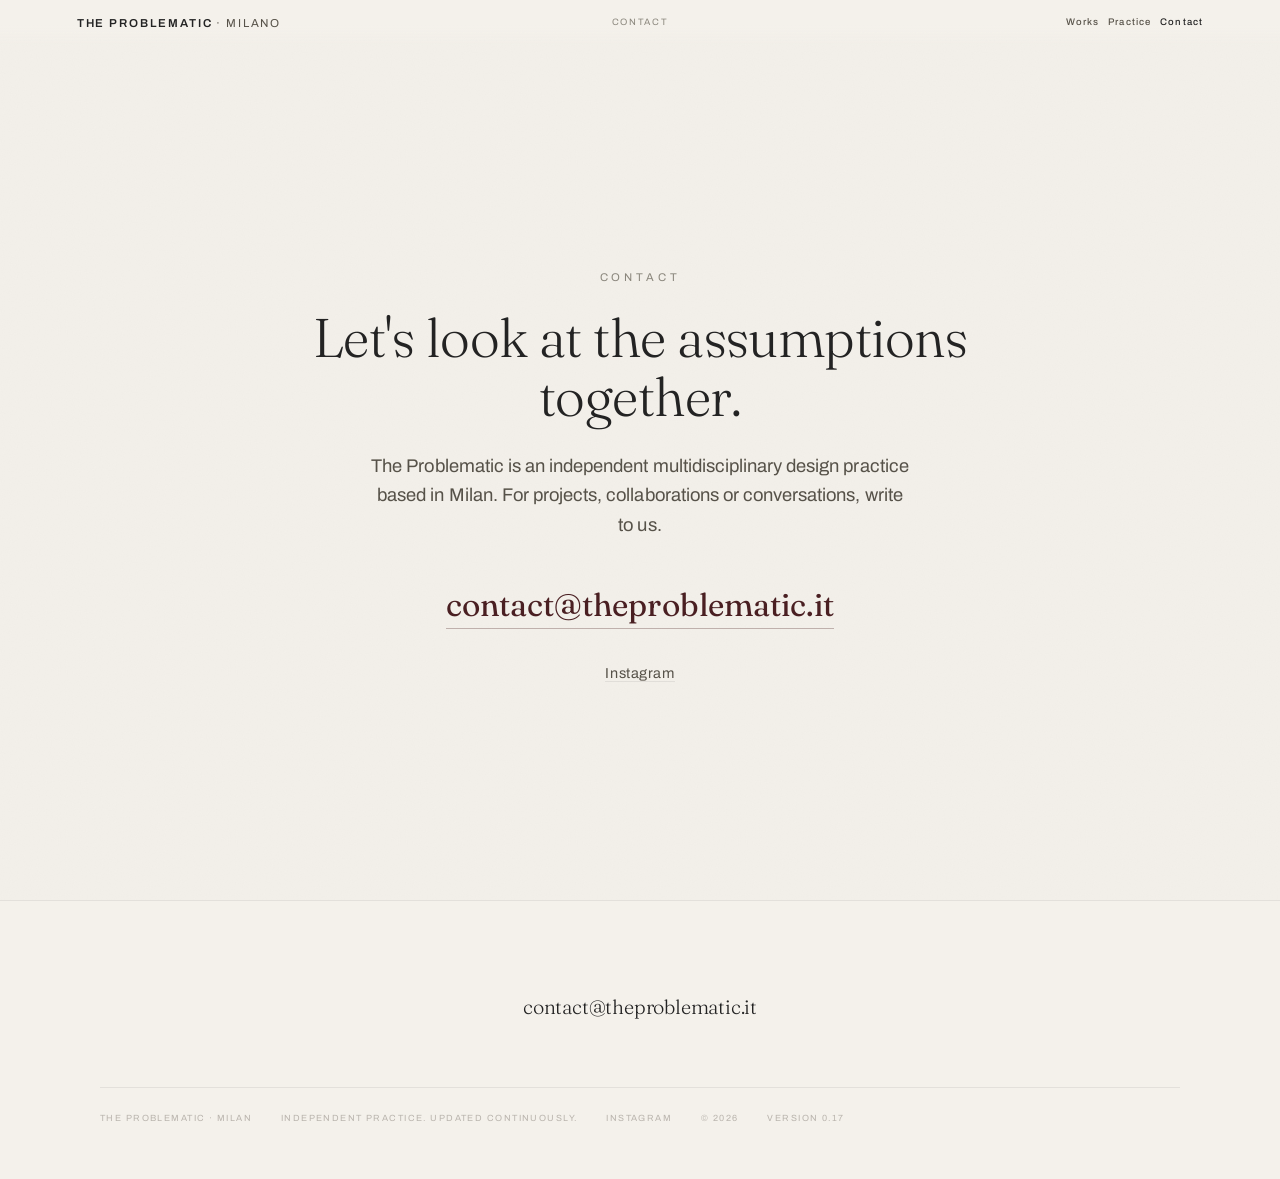
<file: contact.html>
<!DOCTYPE html>
<html lang="en">
<head>
<meta charset="utf-8">
<meta name="viewport" content="width=device-width, initial-scale=1">
<meta name="description" content="The Problematic — an independent multidisciplinary design practice in Milan.">
<title>Contact — The Problematic</title>
<link rel="icon" href="assets/icons/favicon.svg">
<link rel="preconnect" href="https://fonts.googleapis.com">
<link rel="preconnect" href="https://fonts.gstatic.com" crossorigin>
<link href="https://fonts.googleapis.com/css2?family=Archivo:wght@400;500;600&family=Source+Sans+3:wght@300;400;500&family=Cormorant+Garamond:ital,wght@0,400;0,500;0,600;1,400;1,500&family=Playfair+Display:ital,wght@0,400;0,500;0,600;1,500&family=Fraunces:ital,opsz,wght@0,9..144,300;0,9..144,400;0,9..144,500;1,9..144,300;1,9..144,400&display=swap" rel="stylesheet">
<link rel="stylesheet" href="css/style.css">
</head>
<body>
<div class="grain" aria-hidden="true"></div>
<a class="skip" href="#main">Skip to content</a>
<header class="apparatus">
  <a class="apparatus__mark" href="index.html">The&nbsp;Problematic <span>· Milano</span></a>
  <span class="apparatus__state">Contact</span>
  <nav class="apparatus__idx" aria-label="Sections">
    <a href="works.html" class="txt">Works</a>
    <a href="practice.html" class="txt">Practice</a>
    <a href="contact.html" class="txt is-here">Contact</a>
  </nav>
</header>
<main id="main" class="contact-main">
  <section class="contact-hero">
    <p class="contact-kicker">Contact</p>
    <h1 class="contact-title">Let's look at the assumptions together.</h1>
    <p class="contact-sub">The Problematic is an independent multidisciplinary design practice based in Milan. For projects, collaborations or conversations, write to us.</p>
    <a class="contact-mail" href="mailto:contact@theproblematic.it">contact@theproblematic.it</a>
    <p class="contact-social"><a href="https://instagram.com/theproblematic" rel="noopener">Instagram</a></p>
  </section>
</main>
<footer class="colophon" id="contact" aria-label="Colophon">
  <a class="colo__mail" href="mailto:contact@theproblematic.it">contact@theproblematic.it</a>
  <div class="colo__foot">
    <span>The Problematic · Milan</span>
    <span>Independent practice. Updated continuously.</span>
    <span><a href="https://instagram.com/theproblematic" rel="noopener">Instagram</a></span>
    <span>© 2026</span>
    <span>Version 0.17</span>
  </div>
</footer>
<script src="js/script.js" defer></script>
</body>
</html>
</file>
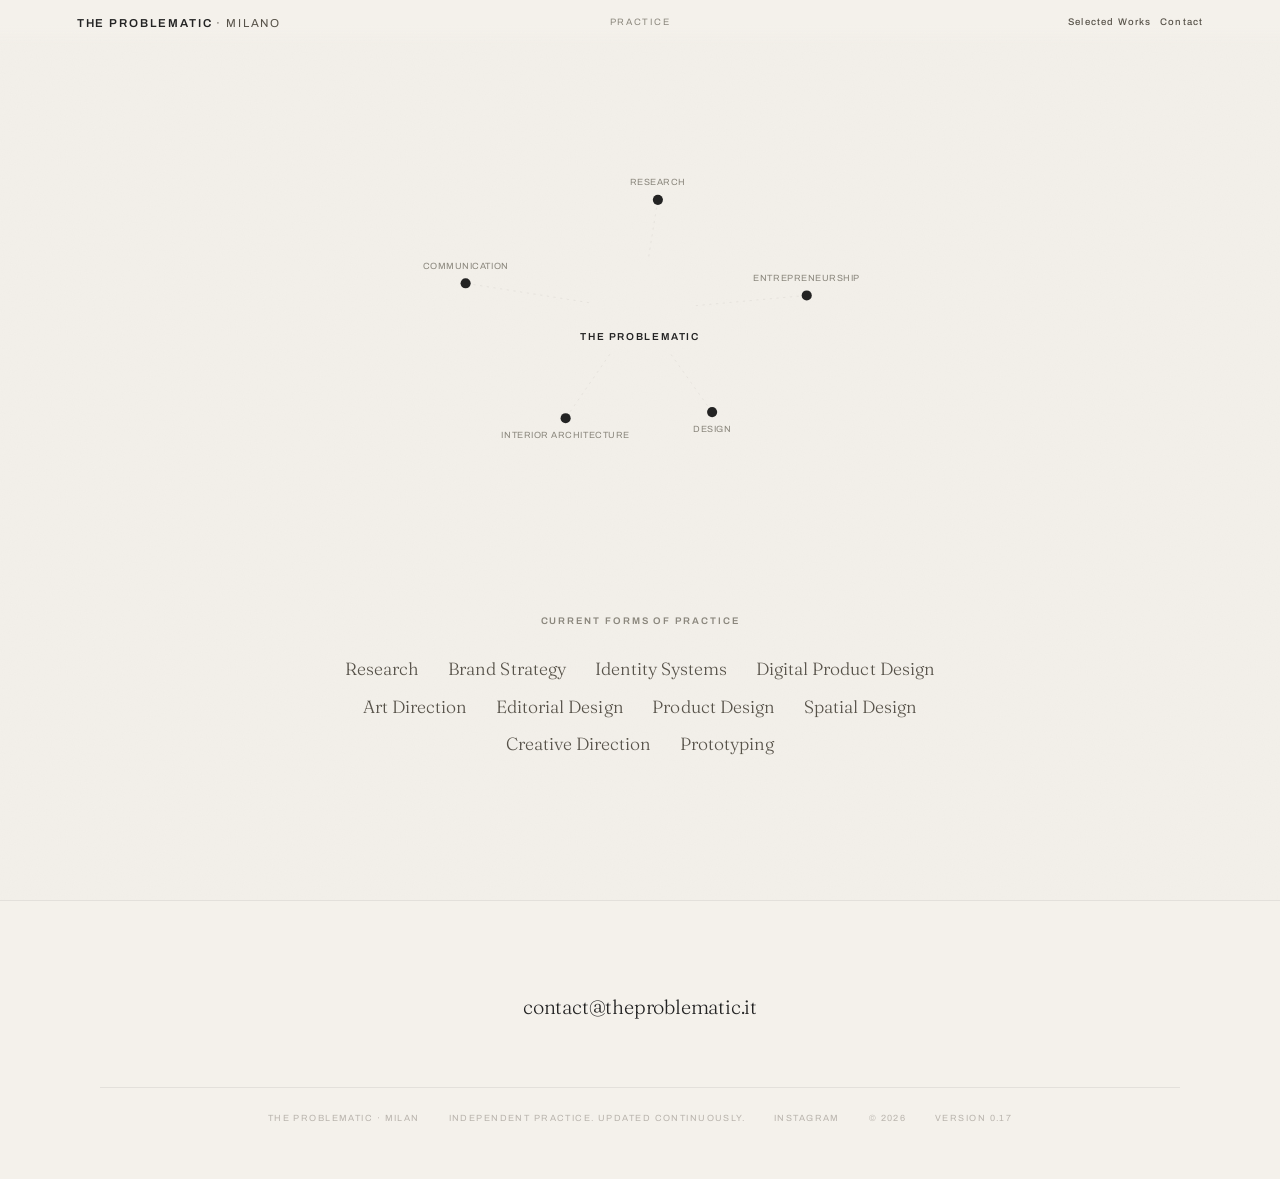
<file: practice.html>
<!DOCTYPE html>
<html lang="en">
<head>
<meta charset="utf-8">
<meta name="viewport" content="width=device-width, initial-scale=1">
<title>Practice · The Problematic</title>
<meta name="description" content="Independent Strategic Design Practice — Milano.">
<link rel="icon" type="image/svg+xml" href="[data-uri]">
<link rel="alternate icon" href="favicon.svg">
<link rel="apple-touch-icon" href="favicon.svg">
<meta name="theme-color" content="#f4f1eb">
<meta property="og:type" content="website">
<meta property="og:site_name" content="The Problematic">
<meta property="og:title" content="Practice · The Problematic">
<meta property="og:description" content="Independent Strategic Design Practice">
<meta property="og:url" content="https://www.theproblematic.it/practice.html">
<meta property="og:image" content="https://www.theproblematic.it/og-image.png">
<meta property="og:image:secure_url" content="https://www.theproblematic.it/og-image.png">
<meta property="og:image:type" content="image/png">
<meta property="og:image:width" content="256">
<meta property="og:image:height" content="256">
<meta property="og:image:alt" content="The Problematic — Independent Strategic Design Practice">
<meta name="twitter:card" content="summary">
<meta name="twitter:title" content="Practice · The Problematic">
<meta name="twitter:description" content="Independent Strategic Design Practice">
<meta name="twitter:image" content="https://www.theproblematic.it/og-image.png">
<link rel="preconnect" href="https://fonts.googleapis.com">
<link rel="preconnect" href="https://fonts.gstatic.com" crossorigin>
<link href="https://fonts.googleapis.com/css2?family=Archivo:wght@400;500;600&family=Source+Sans+3:wght@300;400;500&family=Cormorant+Garamond:ital,wght@0,400;0,500;0,600;1,400;1,500&family=Playfair+Display:ital,wght@0,400;0,500;0,600;1,500&family=Fraunces:ital,opsz,wght@0,9..144,300;0,9..144,400;0,9..144,500;1,9..144,300;1,9..144,400&display=swap" rel="stylesheet">
<style>
/* ══════════════════════════════════════════════════════════════════
   THE PROBLEMATIC · arrive in the middle of an ongoing practice.
   One document. No frameworks, no libraries, no templates.
   The work is admired first. The seeing is noticed after.
   Palette, per the house: warm paper, graphite, dust, stone,
   oxblood that all but disappears.
   ══════════════════════════════════════════════════════════════════ */

:root{
  --paper:#f4f1eb;     /* warm paper · never pure white */
  --graphite:#232323;  /* primary text · never pure black */
  --dust:#d9d4cc;      /* secondary surfaces */
  --stone:#b9b4ad;     /* borders */
  --oxblood:#4a1f22;   /* accent · visible only after prolonged attention */

  --grey:#575249;      /* secondary text */
  --faint:#8b877d;     /* apparatus grey */
  --line:rgba(35,35,35,0.16);
  --line-faint:rgba(35,35,35,0.08);

  --serif:"Fraunces", Georgia, "Times New Roman", serif;
  --grotesk:"Archivo", system-ui, -apple-system, sans-serif;

  --edge:clamp(1.25rem,6vw,7rem);
  --ease:cubic-bezier(0.33,0.1,0.15,1);   /* quiet, like a drawer settling */
}

*{ box-sizing:border-box; }
html{
  -webkit-text-size-adjust:100%;
  scroll-behavior:smooth;
  scroll-snap-type:y proximity;
}
@media (prefers-reduced-motion:reduce){ html{ scroll-behavior:auto; scroll-snap-type:none; } }

body{
  margin:0; background:var(--paper); color:var(--graphite);
  font-family:var(--serif); font-weight:400;
  font-size:clamp(1rem,0.92rem + 0.35vw,1.16rem);
  line-height:1.62; letter-spacing:0.002em;
  -webkit-font-smoothing:antialiased; text-rendering:optimizeLegibility;
  overflow-x:hidden;
}
::selection{ background:var(--graphite); color:var(--paper); }
a{ color:inherit; text-decoration:none; }

/* aged-paper tooth · materially grounded, barely there */
.grain{
  position:fixed; inset:0; z-index:1; pointer-events:none;
  mix-blend-mode:multiply; opacity:0.4;
  background-image:url("data:image/svg+xml;utf8,<svg xmlns='http://www.w3.org/2000/svg' width='170' height='170'><filter id='n'><feTurbulence type='fractalNoise' baseFrequency='0.86' numOctaves='2' stitchTiles='stitch'/><feColorMatrix type='matrix' values='0 0 0 0 0 0 0 0 0 0 0 0 0 0 0 0 0 0 0.035 0'/></filter><rect width='100%' height='100%' filter='url(%23n)'/></svg>");
}

/* access */
.skip{ position:absolute; left:-9999px; top:0; z-index:100; background:var(--graphite); color:var(--paper); font-family:var(--grotesk); font-size:0.66rem; letter-spacing:0.14em; text-transform:uppercase; padding:0.7rem 1rem; }
.skip:focus{ left:0.8rem; top:0.8rem; }
:focus-visible{ outline:1.5px solid var(--oxblood); outline-offset:3px; }

/* apparatus type */
.label-t{ font-family:var(--grotesk); font-weight:500; font-size:0.64rem; letter-spacing:0.2em; text-transform:uppercase; color:var(--grey); }
.micro{ font-family:var(--grotesk); font-weight:400; font-size:0.6rem; letter-spacing:0.14em; text-transform:uppercase; color:var(--faint); }

/* reveals · like a page settling into place */
.settle{ opacity:0; transform:translateY(0.7rem); transition:opacity 1.1s var(--ease), transform 1.1s var(--ease); }
.settle.in{ opacity:1; transform:none; }
.settle.d1{ transition-delay:0.08s; } .settle.d2{ transition-delay:0.16s; } .settle.d3{ transition-delay:0.24s; }
@media (prefers-reduced-motion:reduce){ .settle{ opacity:1; transform:none; transition:none; } }

/* ══════════════════════════════════════════════════════════════════
   APPARATUS · you arrive with the practice already underway.
   Not a navigation bar. A running head on an open document.
   ══════════════════════════════════════════════════════════════════ */
.apparatus{
  position:fixed; top:0; left:0; right:0; z-index:40;
  display:grid; grid-template-columns:1fr auto 1fr; align-items:center; gap:1rem;
  padding:0.85rem var(--edge);
  background:linear-gradient(var(--paper) 55%, rgba(244,241,235,0));
}
.apparatus__mark{ font-family:var(--grotesk); font-weight:600; font-size:0.72rem; letter-spacing:0.16em; text-transform:uppercase; white-space:nowrap; }
.apparatus__mark span{ font-weight:400; color:var(--grey); }
.apparatus__state{ justify-self:center; font-family:var(--grotesk); font-weight:400; font-size:0.58rem; letter-spacing:0.18em; text-transform:uppercase; color:var(--faint); white-space:nowrap; }
.apparatus__idx{ justify-self:end; display:flex; align-items:center; gap:0.55rem; }
.apparatus__idx a{ font-family:var(--grotesk); font-weight:500; font-size:0.6rem; letter-spacing:0.12em; color:var(--faint); transition:color 0.5s var(--ease); }
.apparatus__idx a.on{ color:var(--oxblood); }        /* the accent, revealed only by looking */
.apparatus__idx a.txt{ color:var(--grey); }
.apparatus__idx a.txt:hover{ color:var(--graphite); }
.apparatus__idx .sep{ width:1px; height:0.7rem; background:var(--stone); }
@media (max-width:720px){
  .apparatus{ grid-template-columns:1fr auto; }
  .apparatus__state{ display:none; }
}

/* ══════════════════════════════════════════════════════════════════
   WORK · each occupies its own field. Admired first.
   Asymmetric, breathing, inevitable. Plate alternates side.
   ══════════════════════════════════════════════════════════════════ */
.work{
  min-height:100svh; scroll-snap-align:start;
  display:grid; grid-template-columns:repeat(12,1fr); align-items:center;
  gap:clamp(1.6rem,4vw,4rem);
  padding:clamp(4.5rem,11vh,7rem) var(--edge) clamp(2.5rem,7vh,4.5rem);
}
.work__plate{ grid-column:1 / span 7; }
.work__cap{ grid-column:9 / span 4; }
.work:nth-of-type(even) .work__plate{ grid-column:6 / span 7; order:2; }
.work:nth-of-type(even) .work__cap{ grid-column:1 / span 4; order:1; text-align:left; }

.work__no{ display:block; font-family:var(--grotesk); font-weight:500; font-size:0.62rem; letter-spacing:0.24em; color:var(--faint); margin-bottom:1.6rem; }
.work__no b{ color:var(--oxblood); font-weight:600; }
.see{
  font-family:var(--serif); font-weight:300;
  font-size:clamp(1.5rem,1rem + 2vw,2.5rem);
  line-height:1.16; letter-spacing:-0.014em; margin:0 0 1.8rem;
  max-width:20ch; text-wrap:balance;
}
.see em{ font-style:italic; }
.meta{ list-style:none; margin:0; padding:1.1rem 0 0; border-top:1px solid var(--line); display:grid; gap:0.5rem; max-width:24rem; }
.meta li{ display:flex; justify-content:space-between; gap:1.4rem; }
.meta .k{ font-family:var(--grotesk); font-weight:400; font-size:0.58rem; letter-spacing:0.16em; text-transform:uppercase; color:var(--faint); }
.meta .v{ font-family:var(--grotesk); font-weight:500; font-size:0.62rem; letter-spacing:0.06em; color:var(--grey); text-align:right; }
.meta .v.inv{ cursor:help; }
.colo{ margin:clamp(1.8rem,4vh,2.6rem) 0 0; padding-top:1.1rem; border-top:1px solid var(--line); font-family:var(--grotesk); font-weight:500; font-size:0.62rem; letter-spacing:0.1em; text-transform:uppercase; line-height:2; color:var(--graphite); max-width:30rem; }

/* a note that surfaces only for the patient reader */
.reward{ margin-top:1.3rem; font-family:var(--grotesk); font-size:0.6rem; line-height:1.7; letter-spacing:0.04em; color:var(--faint); max-width:26rem; max-height:0; overflow:hidden; opacity:0; transition:max-height 0.7s var(--ease), opacity 0.7s var(--ease), margin 0.7s var(--ease); }
.work__cap:hover .reward, .work__cap:focus-within .reward{ max-height:6rem; opacity:1; margin-top:1.3rem; }
.reward b{ color:var(--oxblood); font-weight:600; }

/* ── the plate: a document, discovered, not art-directed ── */
.plate{ margin:0; position:relative; }
.doc{
  position:relative; background:var(--paper);
  border:1px solid var(--line-faint);
  padding:clamp(1.4rem,3vw,2.6rem);
  box-shadow:0 1px 0 rgba(35,35,35,0.04);
}
.doc::after{ /* faint document tone */
  content:""; position:absolute; inset:0; pointer-events:none; mix-blend-mode:multiply; opacity:0.5;
  background-image:url("data:image/svg+xml;utf8,<svg xmlns='http://www.w3.org/2000/svg' width='120' height='120'><filter id='m'><feTurbulence type='fractalNoise' baseFrequency='1.0' numOctaves='2' stitchTiles='stitch'/><feColorMatrix type='matrix' values='0 0 0 0 0 0 0 0 0 0 0 0 0 0 0 0 0 0 0.04 0'/></filter><rect width='100%' height='100%' filter='url(%23m)'/></svg>");
}
.doc__label{ margin-top:0.85rem; border-top:1px solid var(--line); padding-top:0.6rem; }
.doc__label .l1{ font-family:var(--grotesk); font-weight:400; font-size:0.62rem; letter-spacing:0.05em; color:var(--graphite); } .doc__label .l1 b{ font-weight:700; }
.doc__label .l2{ font-family:var(--grotesk); font-weight:400; font-size:0.62rem; letter-spacing:0.05em; color:var(--graphite); margin-top:0.32rem; line-height:1.65; }
.doc__label .l2 .ox{ color:var(--oxblood); }

/* margin annotation · accumulated, edited */
.ann{ position:absolute; font-family:var(--grotesk); font-weight:400; font-size:0.54rem; letter-spacing:0.08em; text-transform:uppercase; color:var(--faint); white-space:nowrap; }
.ann::before{ content:""; position:absolute; background:var(--stone); }

/* fig svg shared */
.fig{ display:block; width:100%; height:auto; }
.fig .ln{ fill:none; stroke:var(--graphite); stroke-width:1; }
.fig .hair{ fill:none; stroke:var(--stone); stroke-width:0.6; }
.fig .dash{ fill:none; stroke:var(--stone); stroke-width:0.6; stroke-dasharray:3 3; }
.fig .poche{ fill:var(--graphite); }
.fig .dust{ fill:var(--dust); }
.fig text{ font-family:"Archivo",sans-serif; font-size:7px; letter-spacing:0.06em; fill:var(--faint); text-transform:uppercase; }

/* ── Work I : identity construction sheet ── */
.doc--identity{ min-height:clamp(22rem,58vh,32rem); display:flex; align-items:center; justify-content:center; }
.melo-mark-fluid{ display:block; width:min(78%,22rem); aspect-ratio:1000 / 351.75; -webkit-mask-image:url("[data-uri]"); mask-image:url("[data-uri]"); -webkit-mask-repeat:no-repeat; mask-repeat:no-repeat; -webkit-mask-size:contain; mask-size:contain; -webkit-mask-position:center; mask-position:center; background:linear-gradient(125deg,#C2CBD6 0%,#7E8CC4 13%,#3E6E8C 27%,#18406B 40%,#3CA7CE 53%,#B98FBE 67%,#D6AC6A 81%,#9A7C79 94%,#C2CBD6 110%); background-size:260% 260%; background-position:0% 50%; animation:meloFlowNice 10s linear infinite; }
@keyframes meloFlowNice{ 0%{background-position:0% 50%} 25%{background-position:50% 0%} 50%{background-position:100% 50%} 75%{background-position:50% 100%} 100%{background-position:0% 50%} }
@media (prefers-reduced-motion:reduce){ .melo-mark-fluid{ animation:none; } }
.wordmark{
  position:relative; font-family:var(--serif); font-weight:300;
  font-size:clamp(2.4rem,1.4rem + 4vw,4.6rem); line-height:0.92; letter-spacing:-0.02em;
  padding:0;
}
.wordmark .op{ position:relative; }
.wordmark .op::after{ /* the counter, left open · a hairline gap */
  content:""; position:absolute; right:-0.5rem; bottom:0.34em; width:0.42em; height:1px; background:var(--oxblood); opacity:0.6;
}
.gline{ position:absolute; left:0; right:0; height:0; border:0; border-top:1px solid var(--stone); background:none; padding:0; margin:0; opacity:0.7; cursor:pointer; }
.gline .glab{ position:absolute; right:0; top:-0.9rem; white-space:nowrap; }
.gline .gval{ font-family:var(--grotesk); font-weight:400; font-size:0.6rem; letter-spacing:0.14em; text-transform:uppercase; color:var(--faint); transition:color 0.35s var(--ease); }
.gline.on{ opacity:1; border-top-color:var(--graphite); }
.gline:hover .gval{ color:var(--graphite); }
.gline:focus-visible{ outline:1.5px solid var(--oxblood); outline-offset:3px; }
.gline.r1{ top:12%; } .gline.r2{ top:24%; } .gline.r3{ top:74%; } .gline.r4{ top:85%; } .gline.r5{ top:96%; }

/* ── Work III : editorial spread ── */
.spread{ display:grid; grid-template-columns:1fr 1fr; gap:1px; background:var(--line-faint); }
.page{ position:relative; background:var(--paper); padding:1.4rem 1.2rem 1.9rem; min-height:15rem; }
.page__run{ font-family:var(--grotesk); font-weight:400; font-size:0.5rem; letter-spacing:0.2em; text-transform:uppercase; color:var(--faint); border-bottom:1px solid var(--line-faint); padding-bottom:0.5rem; display:flex; justify-content:space-between; }
.page__img{ background:var(--dust); height:5.2rem; margin:0.9rem 0; }
.page__lines{ display:grid; gap:0.34rem; }
.page__lines i{ display:block; height:1px; background:var(--stone); opacity:0.55; }
.page__lines i:nth-child(3){ width:72%; } .page__lines i:nth-child(6){ width:84%; }
.pull{ font-family:var(--serif); font-weight:300; font-style:italic; font-size:1.15rem; line-height:1.24; letter-spacing:-0.01em; margin:0.4rem 0; }
.page__folio{ position:absolute; bottom:0.7rem; font-family:var(--grotesk); font-size:0.5rem; letter-spacing:0.1em; color:var(--faint); }
.page:first-child .page__folio{ left:1.2rem; } .page:last-child .page__folio{ right:1.2rem; }
.edit{ position:relative; }
.edit::after{ content:""; position:absolute; left:-2px; right:-2px; top:52%; height:1.2px; background:var(--oxblood); opacity:0.7; }
.editnote{ font-family:var(--grotesk); font-size:0.5rem; letter-spacing:0.06em; color:var(--oxblood); text-transform:uppercase; }

/* ── name / belief ── */
.belief{
  min-height:100svh; scroll-snap-align:start;
  display:grid; grid-template-columns:repeat(12,1fr); align-content:center; gap:1rem;
  padding:clamp(5rem,12vh,8rem) var(--edge);
  background:var(--dust);
  border-top:1px solid var(--line-faint); border-bottom:1px solid var(--line-faint);
}
.belief__line{ grid-column:1 / span 9; font-weight:300; font-size:clamp(1.8rem,1rem + 4vw,4rem); line-height:1.06; letter-spacing:-0.02em; margin:0 0 clamp(2rem,5vh,3.2rem); max-width:20ch; text-wrap:balance; }
.belief__body{ grid-column:2 / span 6; margin:0; font-size:clamp(1.05rem,1rem + 0.4vw,1.24rem); line-height:1.66; color:var(--grey); max-width:40ch; }
.belief__body + .belief__body{ margin-top:1.3em; }
.belief__id{ grid-column:1 / span 10; margin-top:clamp(2.6rem,7vh,4rem); font-style:italic; font-weight:300; font-size:clamp(1.1rem,1rem + 0.7vw,1.5rem); color:var(--graphite); max-width:34ch; }

/* ── contact ── */
.contact{
  min-height:88svh; scroll-snap-align:start;
  display:flex; flex-direction:column; justify-content:center;
  padding:clamp(4rem,10vh,7rem) var(--edge);
  background:var(--graphite); color:var(--paper);
}
.contact ::selection{ background:var(--paper); color:var(--graphite); }
.contact__line{ font-weight:300; font-size:clamp(1.7rem,1rem + 3.6vw,3.4rem); line-height:1.08; letter-spacing:-0.018em; max-width:18ch; margin:0 0 clamp(2.4rem,7vh,4rem); }
.contact__line a{ border-bottom:1px solid rgba(244,241,235,0.4); }
.contact__line a:hover{ border-color:var(--paper); }
.contact__grid{ display:grid; grid-template-columns:repeat(12,1fr); gap:1.2rem clamp(1rem,3vw,2.4rem); border-top:1px solid rgba(244,241,235,0.16); padding-top:2.2rem; }
.contact__grid .c{ grid-column:span 3; }
.contact__grid .c .label-t{ color:var(--stone); }
.contact__grid .c p{ margin:0.5rem 0 0; font-size:0.9rem; line-height:1.55; max-width:22ch; color:var(--paper); }
.contact__grid .c a{ color:var(--paper); }
.contact__colo{ grid-column:1 / -1; margin-top:clamp(3rem,8vh,5rem); display:flex; flex-wrap:wrap; justify-content:space-between; gap:1rem; font-family:var(--grotesk); font-size:0.58rem; letter-spacing:0.14em; text-transform:uppercase; color:var(--stone); }

/* ══════════════════════════════════════════════════════════════════
   RESPONSIVE · the grid gives way, the rhythm holds
   ══════════════════════════════════════════════════════════════════ */
@media (max-width:900px){
  html{ scroll-snap-type:none; }
  .work{ grid-template-columns:1fr; align-content:center; gap:2rem; min-height:auto; padding-top:clamp(5rem,14vh,7rem); padding-bottom:clamp(3rem,9vh,5rem); }
  .work__plate, .work:nth-of-type(even) .work__plate{ grid-column:1 / -1; order:1; }
  .work__cap, .work:nth-of-type(even) .work__cap{ grid-column:1 / -1; order:2; text-align:left; }
  .see{ max-width:26ch; }
  .belief__line{ grid-column:1 / -1; } .belief__body{ grid-column:1 / -1; } .belief__id{ grid-column:1 / -1; }
  .contact__grid .c{ grid-column:span 6; }
  .reward{ max-height:none; opacity:1; margin-top:1.1rem; } /* on touch, reward is simply present */
}
@media (max-width:560px){
  .apparatus__idx a:not(.on):not(.txt){ display:none; }
  .contact__grid .c{ grid-column:1 / -1; }
  .spread{ grid-template-columns:1fr; }
  .page:last-child{ display:none; }
}

/* ── Work I : fold accordion inside the box ── */
.doc--acc{ display:block; }
.layers{ }
.layer{ border-top:1px solid var(--stone); }
.layer:last-child{ border-bottom:1px solid var(--stone); }
.layer__tab{ width:100%; text-align:right; border:0; background:none; margin:0; padding:0.6rem 0 0.2rem; cursor:pointer; font-family:var(--grotesk); font-weight:400; font-size:0.58rem; letter-spacing:0.16em; text-transform:uppercase; color:var(--faint); transition:color 0.3s var(--ease); }
.layer.is-cur > .layer__tab{ color:var(--oxblood); }
.layer__tab:hover{ color:var(--graphite); }
.layer__tab:focus-visible{ outline:1.5px solid var(--oxblood); outline-offset:2px; }
.layer__fold{ overflow:hidden; max-height:0; transition:max-height 520ms var(--ease); }
.layer.is-open .layer__fold{ max-height:32rem; }
.layer__inner{ }
.layer__art{ height:clamp(13rem,32vh,19rem); display:flex; align-items:center; justify-content:center; padding:1.1rem 0 1.4rem; }
.layer__art img{ max-width:100%; max-height:100%; object-fit:contain; }
@media (prefers-reduced-motion:reduce){ .layer__fold{ transition:none; } }
.figd{ width:min(88%,22rem); height:auto; }
.figd .ax{ stroke:var(--stone); stroke-width:1; } .figd .axh{ fill:var(--stone); }
.figd .dotf{ fill:var(--stone); } .figd .dotm{ fill:var(--oxblood); }
.figd .ring{ fill:none; stroke:var(--stone); stroke-width:1; stroke-dasharray:2 5; }
.figd .node{ fill:var(--graphite); } .figd .arm{ fill:none; stroke:var(--stone); stroke-width:0.7; }
.figd text{ font-family:var(--grotesk); font-size:8px; letter-spacing:0.06em; text-transform:uppercase; fill:var(--faint); }
.figd .mid{ fill:var(--stone); } .figd .lblm{ fill:var(--oxblood); font-weight:600; }
.plab{ display:none; } .plab.is-active{ display:block; }
.read{ display:none; } .read.is-active{ display:block; }
.read.is-active.anim{ animation:readin 300ms var(--ease); }
@keyframes readin{ from{opacity:0} to{opacity:1} }
.meta--v{ gap:0.62rem; }
.meta--v li{ justify-content:flex-start; }
.meta--v .v{ font-family:var(--grotesk); font-weight:400; font-size:0.58rem; letter-spacing:0.16em; text-transform:uppercase; color:var(--faint); text-align:left; }
.scope-line{ margin:0.9rem 0 0; font-family:var(--grotesk); font-weight:400; font-size:0.6rem; letter-spacing:0.08em; text-transform:uppercase; color:var(--graphite); line-height:1.85; }
.voicewave{ display:flex; align-items:center; justify-content:center; gap:3px; width:min(86%,26rem); height:clamp(6rem,20vh,9.5rem); }
.voicewave i{ flex:1 1 0; max-width:4px; height:10%; border-radius:2px; background:var(--graphite); opacity:0.85; }
.layer.is-open .voicewave i{ animation-name:vwave; animation-timing-function:ease-in-out; animation-iteration-count:infinite; }
@keyframes vwave{ 0%,100%{ height:9%; } 50%{ height:78%; } }
@media (prefers-reduced-motion:reduce){ .voicewave i{ animation:none !important; height:40%; } } } } }
.layer__art--ad{ padding:0.4rem 0; justify-content:flex-start; }
.ad{ width:min(94%,32rem); text-align:left; }
.ad__line{ margin:0; font-family:var(--serif); font-style:italic; font-weight:300; font-size:clamp(1.45rem,1rem + 2.4vw,2.6rem); line-height:1.06; letter-spacing:-0.01em; color:var(--graphite); }
.ad__brand{ display:flex; align-items:center; gap:0.8rem; margin-top:clamp(1.3rem,4vh,2.1rem); }
.ad .melo-mark-fluid{ width:5rem; }
.ad__sub{ font-family:var(--grotesk); font-weight:400; font-size:0.6rem; letter-spacing:0.05em; color:var(--grey); }
.ad--billboard{ display:flex; align-items:center; gap:clamp(1rem,3vw,2.4rem); width:min(96%,36rem); }
.ad__left{ flex:1 1 auto; }
.ad__device{ flex:0 0 auto; }
.device{ width:clamp(4.5rem,10vw,7.5rem); height:auto; display:block; }
.dv-glass{ fill:rgba(185,181,174,0.12); stroke:var(--stone); stroke-width:1; }
.dv-liquid{ fill:#c9a7a1; }
.dv-rod{ stroke:var(--stone); stroke-width:0.8; }
.dv-base{ fill:var(--dust); stroke:var(--stone); stroke-width:1; }
.dv-dot{ fill:var(--stone); }
.dv-melo{ font-family:var(--grotesk); font-size:6px; fill:var(--grey); letter-spacing:0.03em; }
.layer__art--img{ padding:0.3rem 0; }
.billboard-img{ width:100%; height:100%; object-fit:contain; display:block; }
.commgal--rnc{ flex-wrap:nowrap; justify-content:flex-start; gap:clamp(0.6rem,1.6vw,1rem); overflow-x:auto; overflow-y:hidden; scroll-snap-type:x proximity; -webkit-overflow-scrolling:touch; scrollbar-width:none; }
.commgal--rnc::-webkit-scrollbar{ display:none; }
.commgal.commgal--rnc .billboard-img{ height:100%; width:auto; max-width:none; max-height:none; object-fit:contain; flex:0 0 auto; scroll-snap-align:center; }
.layer__art--gallery{ padding:0.3rem 0; }
.commgal{ display:flex; gap:clamp(0.5rem,1.5vw,1rem); width:100%; height:100%; align-items:center; justify-content:center; }
.commgal .billboard-img{ width:auto; height:100%; max-width:50%; object-fit:contain; }
@media (max-width:640px){ .commgal{ flex-direction:column; } .commgal .billboard-img{ max-width:100%; height:auto; max-height:48%; } }
.logo-ph{ display:flex; flex-direction:column; align-items:center; gap:0.55rem; }
.logo-ph__mark{ font-family:var(--serif); font-style:italic; font-weight:300; font-size:clamp(2rem,1rem + 3.2vw,3.6rem); letter-spacing:-0.01em; color:var(--graphite); }
.logo-ph__note{ font-family:var(--grotesk); font-weight:400; font-size:0.56rem; letter-spacing:0.14em; text-transform:uppercase; color:var(--stone); }
.figd .conn{ fill:none; stroke:var(--stone); stroke-width:0.7; stroke-dasharray:2 4; }
.fl-logo{ width:min(78%,22rem); height:auto; display:block; }
.figd .hub{ fill:var(--graphite); font-size:11px; letter-spacing:0.01em; text-transform:none; }
.rnc-mark{ text-align:center; padding:1.7rem 0 1.3rem; }
.rnc-mark__word{ font-family:"Fraunces", var(--serif); font-optical-sizing:none; font-variation-settings:"opsz" 144, "wght" 300; font-weight:300; font-size:clamp(2rem,5.8vw,3.4rem); letter-spacing:-0.004em; color:#123331; line-height:1.02; }
.rnc-mark__sub{ display:block; margin-top:0.55rem; font-family:"Source Sans 3", var(--grotesk); font-style:normal; font-weight:400; font-size:0.62rem; letter-spacing:0.34em; text-transform:uppercase; color:var(--faint); }
.strata-mark{ text-align:center; padding:1.5rem 0 1.2rem; }
.strata-mark__word{ display:block; font-family:var(--serif); font-weight:400; font-size:clamp(2.4rem,7vw,4.4rem); letter-spacing:0.34em; text-indent:0.34em; color:var(--graphite); line-height:1; }
.strata-mark__sub{ display:block; margin-top:1.1rem; font-family:var(--grotesk); font-weight:500; font-size:0.56rem; letter-spacing:0.4em; text-transform:uppercase; color:var(--faint); }

/* ── footer · quiet, bespoke sign-off ── */
.foot{ position:relative; min-height:82svh; scroll-snap-align:start; background:var(--graphite); color:var(--paper); display:flex; flex-direction:column; justify-content:center; padding:clamp(4rem,10vh,7rem) var(--edge); overflow:hidden; }
.foot__anchor{ position:absolute; top:0; left:0; }
.foot ::selection{ background:var(--paper); color:var(--graphite); }
.foot__inner{ display:flex; flex-direction:column; gap:clamp(1.8rem,5.5vh,3rem); width:100%; }
.foot__head{ display:flex; flex-direction:column; gap:0.9rem; }
.foot__kick{ color:var(--stone); }
.foot__mail{ font-family:var(--serif); font-weight:300; font-size:clamp(1.8rem,1rem + 3.4vw,3.3rem); letter-spacing:-0.02em; line-height:1; color:var(--paper); align-self:flex-start; border-bottom:1px solid rgba(244,241,235,0.26); padding-bottom:0.1em; transition:border-color .5s var(--ease); }
.foot__mail:hover{ border-color:var(--paper); }
.foot__coords{ display:flex; flex-wrap:wrap; gap:0.55rem 2.2rem; font-family:var(--grotesk); font-size:0.62rem; letter-spacing:0.18em; text-transform:uppercase; color:var(--stone); }
.foot__clock{ color:var(--paper); font-variant-numeric:tabular-nums; }
.foot__mark{ font-family:var(--serif); font-weight:300; font-size:clamp(3rem,1rem + 13vw,12rem); line-height:0.86; letter-spacing:-0.03em; color:rgba(244,241,235,0.09); margin-top:clamp(0.5rem,3vh,2rem); user-select:none; white-space:nowrap; }
.foot__colo{ display:flex; flex-wrap:wrap; justify-content:space-between; gap:1rem; border-top:1px solid rgba(244,241,235,0.14); padding-top:1.6rem; font-family:var(--grotesk); font-size:0.56rem; letter-spacing:0.16em; text-transform:uppercase; color:var(--stone); }
@media (max-width:640px){ .foot__mark{ font-size:clamp(2.6rem,15vw,5rem); white-space:normal; } }

/* ── landing · research-lab front ── */
#unlearn{ position:fixed; inset:0; z-index:20; background:var(--paper); color:var(--graphite); overflow-y:auto; overflow-x:hidden; -webkit-overflow-scrolling:touch; overscroll-behavior:contain; scroll-behavior:smooth; padding:clamp(6rem,13vh,9rem) var(--edge) clamp(4.5rem,10vh,7rem); opacity:1; transition:opacity 1.1s var(--ease); }
#unlearn.done{ opacity:0; pointer-events:none; }
body.landing-on .apparatus__state{ display:none; }
body.landing-on .apparatus__idx a[data-idx]{ display:none; }
body.landing-on .apparatus__idx .sep{ display:none; }
.lab{ max-width:1080px; margin:0 auto; display:flex; flex-direction:column; gap:clamp(3rem,8vh,5.5rem); }
.lab__hero{ min-height:82svh; display:flex; flex-direction:column; justify-content:center; align-items:center; text-align:center; gap:clamp(1.6rem,3vh,2.4rem); max-width:46ch; margin:0 auto; }
.lab__top{ min-height:44svh; display:flex; flex-direction:column; justify-content:center; align-items:center; gap:clamp(2.2rem,5vh,3.2rem); }
.lab__coda{ margin:clamp(2.4rem,6vh,4rem) auto 0; max-width:none; text-align:center; white-space:nowrap; font-family:var(--serif); font-weight:300; font-size:clamp(0.8rem,1rem + 0.2vw,0.98rem); line-height:1.3; letter-spacing:-0.002em; color:var(--grey); }
@media (max-width:520px){ .lab__coda{ white-space:normal; max-width:30ch; } }
.lab__centerdef{ display:flex; flex-direction:column; align-items:center; gap:clamp(1rem,2.2vh,1.5rem); text-align:center; }
.lab__cw{ font-family:var(--grotesk); font-weight:600; font-size:clamp(0.66rem,1rem + 0.25vw,0.82rem); letter-spacing:0.22em; text-transform:uppercase; color:var(--graphite); }
.lab__cdef{ margin:0; max-width:26ch; font-family:var(--serif); font-weight:300; font-size:clamp(1.45rem,1rem + 2.4vw,2.4rem); line-height:1.26; letter-spacing:-0.02em; color:var(--graphite); }
.lab__cdef em{ font-style:italic; }
.lab__vocdef{ margin:0; max-width:26ch; text-align:center; font-family:var(--serif); font-weight:300; font-style:italic; font-size:clamp(1.45rem,1rem + 2.4vw,2.4rem); line-height:1.26; letter-spacing:-0.015em; color:var(--graphite); transition:opacity .35s var(--ease); }
.lab__stage{ display:grid; place-items:center; }
.lab__def, .lab__manifesto{ grid-area:1 / 1; margin:0; }
.lab__def{ display:flex; flex-direction:column; align-items:center; gap:clamp(1.1rem,2.4vh,1.7rem); transition:opacity .9s var(--ease), transform 1.1s var(--ease); }
.lab__def.out{ opacity:0; transform:translateY(-16px); pointer-events:none; }
.lab__manifesto{ max-width:24ch; font-family:var(--serif); font-weight:300; font-size:clamp(1.5rem,1rem + 2.4vw,2.5rem); line-height:1.24; letter-spacing:-0.02em; color:var(--graphite); opacity:0; transition:opacity 1.1s var(--ease); }
.lab__manifesto.show{ opacity:1; }
.lab__manifesto em{ font-style:italic; }
.lab__deftop{ position:absolute; top:clamp(3.4rem,7.5vh,5rem); left:var(--edge); max-width:34ch; margin:0; font-family:var(--serif); font-weight:300; font-size:0.82rem; line-height:1.46; color:var(--grey); z-index:21; pointer-events:none; }
.lab__deftop-w{ font-family:var(--grotesk); font-weight:600; font-size:0.6rem; letter-spacing:0.16em; text-transform:uppercase; color:var(--graphite); margin-right:0.4em; }
@media (max-width:640px){ .lab__deftop{ display:none; } }
.lab__word{ margin:0; font-family:var(--grotesk); font-weight:600; font-style:normal; font-size:clamp(0.66rem,1rem + 0.25vw,0.82rem); line-height:1; letter-spacing:0.22em; text-transform:uppercase; color:var(--graphite); }
.lab__pos{ font-family:var(--grotesk); font-weight:400; font-size:0.82em; letter-spacing:0.12em; color:var(--grey); margin-left:0.32em; text-transform:none; }
.lab__pos em{ font-style:normal; }
.lab__sentence{ margin:0; font-family:var(--serif); font-weight:300; font-size:clamp(1.15rem,1rem + 1.1vw,1.6rem); line-height:1.34; letter-spacing:-0.01em; color:var(--graphite); max-width:40ch; }
.lab__sentence em{ font-style:italic; }
.lab__enter{ font-family:var(--grotesk); font-weight:500; font-size:0.66rem; letter-spacing:0.24em; text-transform:uppercase; color:var(--faint); transition:color .4s var(--ease); }
.lab__enter:hover{ color:var(--graphite); }
.mod__k{ font-family:var(--grotesk); font-weight:600; font-size:0.6rem; letter-spacing:0.2em; text-transform:uppercase; color:var(--faint); }
.lab__grid{ display:grid; grid-template-columns:repeat(3,1fr); gap:clamp(4rem,9vh,6.5rem) clamp(3rem,5vw,5.5rem); align-items:start; border-top:1px solid var(--line-faint); padding-top:clamp(3.4rem,8vh,5rem); max-width:1080px; margin:0 auto; text-align:left; }
@media (max-width:820px){ .lab__grid{ grid-template-columns:repeat(2,1fr); } }
@media (max-width:520px){ .lab__grid{ grid-template-columns:1fr; } }
.mod{ display:flex; flex-direction:column; gap:1.05rem; }
.mod__lead{ margin:0; font-family:var(--serif); font-weight:300; font-size:1.16rem; line-height:1.32; color:var(--graphite); max-width:22ch; }
.mod--sentence .mod__lead{ font-style:italic; max-width:26ch; }
.mod__note{ margin:0.2rem auto 0; max-width:24ch; font-family:var(--serif); font-style:italic; font-weight:300; font-size:1rem; line-height:1.4; color:var(--grey); }
.mod__meta{ font-family:var(--grotesk); font-size:0.62rem; letter-spacing:0.06em; color:var(--stone); }
.mod__list{ list-style:none; margin:0; padding:0; display:flex; flex-direction:column; gap:0.48rem; }
.mod__list li{ font-family:var(--serif); font-size:1.05rem; color:var(--grey); }
.voc{ list-style:none; margin:0; padding:0; display:flex; flex-wrap:wrap; gap:0.55rem 0.95rem; }
.voc__t{ background:none; border:0; padding:0; cursor:pointer; font-family:var(--serif); font-size:1.05rem; color:var(--grey); border-bottom:1px solid transparent; transition:color .3s var(--ease), border-color .3s var(--ease); }
.voc__t:hover{ color:var(--graphite); border-color:var(--stone); }
.voc__t.on{ color:var(--oxblood); border-color:var(--oxblood); }
.voc__def{ margin:0.7rem 0 0; font-family:var(--serif); font-style:italic; font-weight:300; font-size:1.08rem; line-height:1.45; color:var(--graphite); max-width:40ch; min-height:1.4em; }
.tl{ list-style:none; margin:0; padding:0; display:flex; flex-direction:column; gap:0.42rem; }
.tl li{ font-family:var(--grotesk); font-size:0.76rem; letter-spacing:0.08em; color:var(--grey); position:relative; padding-left:1.2rem; }
.tl li::before{ content:"↓"; position:absolute; left:0; color:var(--stone); }
.tl li:first-child{ font-weight:600; color:var(--graphite); letter-spacing:0.14em; }
.tl li:first-child::before{ content:""; }
.tl li:last-child{ color:var(--faint); }
.nb{ list-style:none; margin:0; padding:0; display:flex; flex-direction:column; gap:1.3rem; }
.nb li{ display:flex; flex-direction:column; gap:0.38rem; }
.nb__d{ font-family:var(--grotesk); font-size:0.56rem; letter-spacing:0.16em; text-transform:uppercase; color:var(--stone); }
.nb li p{ margin:0; font-family:var(--serif); font-weight:300; font-size:1.08rem; line-height:1.32; color:var(--graphite); max-width:26ch; }
@media (max-width:820px){ .lab__grid{ grid-template-columns:repeat(2,1fr); } }
@media (max-width:520px){ .lab__grid{ grid-template-columns:1fr; } }

.invest{ padding:clamp(4.5rem,11vh,7.5rem) var(--edge); border-top:1px solid var(--line-faint); background:var(--paper); }
.invest__k{ display:block; color:var(--faint); }
.invest__q{ font-family:var(--serif); font-weight:300; font-size:clamp(1.55rem,1rem + 2.8vw,2.9rem); line-height:1.14; letter-spacing:-0.015em; color:var(--graphite); margin:1.1rem 0 0; max-width:20ch; }
.invest__s{ display:block; margin-top:1.5rem; font-family:var(--grotesk); font-weight:500; font-size:0.58rem; letter-spacing:0.24em; text-transform:uppercase; color:var(--stone); }
.lab__reel{ overflow-x:auto; overflow-y:hidden; width:100%; scrollbar-width:none; -webkit-mask-image:linear-gradient(90deg,transparent,#000 6%,#000 94%,transparent); mask-image:linear-gradient(90deg,transparent,#000 6%,#000 94%,transparent); }
.lab__reel::-webkit-scrollbar{ display:none; }
.reel__track{ display:flex; gap:clamp(0.8rem,1.6vw,1.4rem); width:auto; min-width:100%; justify-content:center; }
.reel__track img{ height:clamp(5rem,10vh,7.2rem); width:auto; display:block; cursor:pointer; }
.reel__track img:hover{ opacity:0.82; }
.lab__archive{ display:flex; flex-wrap:wrap; gap:clamp(0.8rem,1.8vw,1.5rem); max-width:920px; margin:0 auto; align-items:flex-start; justify-content:center; }
.arch{ margin:0; overflow:hidden; }
.arch img{ width:100%; height:100%; object-fit:cover; display:block; cursor:pointer; transition:opacity .3s var(--ease); }
.arch img:hover{ opacity:0.85; }
.arch--big{ flex:0 0 46%; aspect-ratio:4/3; }
.arch--tall{ flex:0 0 25%; aspect-ratio:2/3; }
.arch--det{ flex:0 0 21%; aspect-ratio:1/1; }
.arch--mid{ flex:0 0 38%; aspect-ratio:3/2; }
.arch--det2{ flex:0 0 24%; aspect-ratio:1/1; }
@media (max-width:640px){ .arch--big,.arch--mid{ flex-basis:100%; } .arch--tall{ flex-basis:48%; } .arch--det,.arch--det2{ flex-basis:48%; } }
.lab__reel{ margin-top:clamp(1rem,3vh,2rem); cursor:grab; user-select:none; -webkit-user-select:none; touch-action:pan-x; }
.lab__reel:active{ cursor:grabbing; }
.rl{ -webkit-user-drag:none; user-drag:none; }
.reel__track{ align-items:flex-end; gap:clamp(1.4rem,3vw,2.6rem); }
.rl{ transition:opacity .3s var(--ease); }
.rl:hover{ opacity:0.82; }
/* ── colophon · the quiet end of the book ── */
.colophon{ position:relative; background:var(--paper); border-top:1px solid var(--line-faint); padding:clamp(4rem,10vh,6rem) var(--edge) clamp(2.4rem,6vh,3.4rem); }
.colo__anchor{ position:absolute; top:0; left:0; }
.colo__mail{ display:block; width:fit-content; max-width:1080px; margin:0 auto; font-family:var(--serif); font-weight:300; font-size:clamp(0.95rem,1rem + 0.6vw,1.25rem); letter-spacing:-0.01em; color:var(--graphite); border-bottom:1px solid transparent; transition:border-color .4s var(--ease); }
.colo__mail:hover{ border-color:var(--stone); }
.colo__foot{ max-width:1080px; margin:clamp(2.8rem,7vh,4.5rem) auto 0; display:flex; flex-wrap:wrap; justify-content:center; text-align:center; gap:0.8rem 1.8rem; border-top:1px solid var(--line-faint); padding-top:1.4rem; font-family:var(--grotesk); font-size:0.56rem; letter-spacing:0.16em; text-transform:uppercase; color:var(--stone); }
.colo__foot a{ color:var(--stone); border-bottom:1px solid transparent; transition:color .4s var(--ease); }
.colo__foot a:hover{ color:var(--grey); }
/* center landing modules */
.mod{ align-items:center; text-align:center; }
.mod__lead{ margin-left:auto; margin-right:auto; }
.mod__list{ align-items:center; gap:0.6rem; }
.voc{ justify-content:center; gap:0.6rem 1rem; }
.voc__def{ margin-left:auto; margin-right:auto; text-align:center; }
.tl{ align-items:center; gap:0.55rem; }
.tl li{ padding-left:0; }
.tl li::before{ position:static; left:auto; margin-right:0.4rem; }
.nb{ gap:1.5rem; }
.nb li{ align-items:center; }
.nb li p{ margin-left:auto; margin-right:auto; }
.lab__footer{ max-width:1080px; margin:clamp(4rem,10vh,7rem) auto 0; border-top:1px solid var(--line-faint); padding-top:clamp(2.8rem,7vh,4rem); }
.practice{ min-height:100vh; display:flex; flex-direction:column; justify-content:center; align-items:center; text-align:center; padding:clamp(6rem,14vh,9rem) var(--edge); }
.practice__intro{ max-width:22ch; margin:0; font-family:var(--serif); font-weight:300; font-size:clamp(1.7rem,1rem + 3.2vw,3.1rem); line-height:1.16; letter-spacing:-0.02em; color:var(--graphite); }
.practice__caps{ margin-top:clamp(3rem,8vh,5.5rem); }
.practice__k{ display:block; font-family:var(--grotesk); font-weight:600; font-size:0.6rem; letter-spacing:0.2em; text-transform:uppercase; color:var(--faint); margin-bottom:1.6rem; }
.practice__list{ list-style:none; margin:0 auto; padding:0; display:flex; flex-wrap:wrap; justify-content:center; gap:0.55rem 1.8rem; max-width:640px; }
.practice__list li{ font-family:var(--serif); font-weight:300; font-size:clamp(0.92rem,1rem + 0.35vw,1.1rem); color:var(--grey); }
.ul__scroll{ position:fixed; left:50%; bottom:1.4rem; z-index:22; display:flex; align-items:center; gap:0.4rem; font-family:var(--grotesk); font-size:0.58rem; letter-spacing:0.2em; text-transform:uppercase; color:var(--grey); opacity:0.85; pointer-events:none; animation:ulbob 1.9s ease-in-out infinite; transition:opacity .5s var(--ease); }
.ul__scroll span{ }
@keyframes ulbob{ 0%,100%{ transform:translate(-50%,0); } 50%{ transform:translate(-50%,5px); } }
.ul__scroll.hide{ opacity:0; }
.practice__diagram{ margin:0 auto clamp(2.5rem,7vh,4rem); width:100%; max-width:clamp(340px,64vw,540px); }
.practice__diagram svg{ width:100%; height:auto; display:block; }
#pdiag .hub{ font-family:var(--grotesk); font-weight:600; font-size:9px; letter-spacing:0.16em; text-transform:uppercase; fill:var(--graphite); }
#pdiag .conn{ stroke-width:0.6; opacity:0.3; }

/* ===== mobile refinements v2 (desktop unchanged) ===== */
@media (max-width:768px){
  .apparatus{ padding:0.7rem var(--edge); gap:0.5rem; }
  .apparatus__mark{ font-size:0.62rem; letter-spacing:0.09em; }
  .apparatus__idx{ gap:0.8rem; }
  .apparatus__idx a{ font-size:0.6rem; letter-spacing:0.08em; }
  .reel__track{ justify-content:flex-start; }
  .reel__track img{ height:clamp(4.6rem,16vw,6.2rem); }
  /* landing modules -> uniform cards, 2-up, equal-height rows */
  .lab__grid{ display:block; }
  .lab__grid .mod{ align-items:center; text-align:center; border-top:1px solid var(--line-faint); padding-top:1rem; gap:0.6rem; margin:0 0 1.7rem; }
  .lab__grid .mod__lead{ font-size:1.02rem; }
  .lab__grid .mod__note{ max-width:36ch; }
  .lab__grid .mod__list, .lab__grid .tl{ align-items:center; }
    .lab__grid .voc{ justify-content:center; }
  .colo__mail{ text-align:center; }
  .colo__foot{ justify-content:center; text-align:center; margin-top:clamp(1.8rem,5vh,2.6rem); }
  .colophon{ padding-top:clamp(2.6rem,7vh,3.6rem); padding-bottom:clamp(1.6rem,4vh,2.4rem); }
}
@media (max-width:430px){
  .apparatus__mark{ font-size:0.58rem; letter-spacing:0.06em; }
  .apparatus__idx a{ font-size:0.56rem; letter-spacing:0.05em; }
  .lab__reel{ -webkit-mask-image:none; mask-image:none; }
  .colo__foot{ flex-direction:column; align-items:center; gap:0.5rem; }
}

/* ===== practice mobile v2 ===== */
@media (max-width:768px){
  .practice{ min-height:auto; padding:clamp(5rem,12vh,6.8rem) var(--edge) clamp(2rem,6vh,3rem); }
  .practice__diagram{ max-width:min(92vw,460px); margin-bottom:clamp(1.8rem,5vh,2.6rem); }
  .practice__diagram svg, #pdiag{ overflow:visible; }
  #pdiag text{ font-size:8.5px; }
  #pdiag .hub{ font-size:10px; }
  .practice__list{ display:flex; flex-wrap:wrap; justify-content:center; gap:0.7rem 1.4rem; max-width:30rem; }
  .practice__list li{ white-space:nowrap; text-align:center; }
}
@media (max-width:400px){
  .practice__diagram{ max-width:94vw; }
  .practice__list{ gap:0.6rem 1.1rem; }
}

/* ===== landing: reading + timeline side by side (option A) ===== */
@media (max-width:900px){
  .lab__grid{ display:grid; grid-template-columns:1fr 1fr; column-gap:1.3rem; }
  .lab__grid .mod{ grid-column:1 / -1; }
  .lab__grid .mod:nth-of-type(2){ grid-column:1 / 2; }
  .lab__grid .mod:nth-of-type(3){ grid-column:2 / 3; align-self:start; }
}
</style>
</head>
<body>
<div class="grain" aria-hidden="true"></div>
<header class="apparatus">
  <a class="apparatus__mark" href="index.html">The&nbsp;Problematic <span>&middot; Milano</span></a>
  <span class="apparatus__state">Practice</span>
  <nav class="apparatus__idx" aria-label="Contents">
    <a href="index.html#work-1" class="txt">Selected Works</a>
    <a href="#contact" class="txt">Contact</a>
  </nav>
</header>
<main>
  <section class="practice" id="practice" aria-label="Practice">
    <figure class="practice__diagram">
      <svg viewBox="0 0 480 300" class="figd" id="pdiag" aria-hidden="true">
        <line class="conn" id="ln0"/><line class="conn" id="ln1"/><line class="conn" id="ln2"/><line class="conn" id="ln3"/><line class="conn" id="ln4"/>
        <circle class="node" id="nd0" cx="240" cy="58" r="4.5"/><text id="tx0" text-anchor="middle" x="240" y="45">Research</text>
        <circle class="node" id="nd1" cx="382" cy="128" r="4.5"/><text id="tx1" text-anchor="middle" x="382" y="115">Entrepreneurship</text>
        <circle class="node" id="nd2" cx="322" cy="258" r="4.5"/><text id="tx2" text-anchor="middle" x="322" y="278">Design</text>
        <circle class="node" id="nd3" cx="158" cy="258" r="4.5"/><text id="tx3" text-anchor="middle" x="158" y="278">Interior Architecture</text>
        <circle class="node" id="nd4" cx="98" cy="128" r="4.5"/><text id="tx4" text-anchor="middle" x="98" y="115">Communication</text>
        <text class="hub" x="240" y="176" text-anchor="middle">The Problematic</text>
      </svg>
    </figure>
    <div class="practice__caps">
      <span class="practice__k">Current forms of practice</span>
      <ul class="practice__list"><li>Research</li><li>Brand Strategy</li><li>Identity Systems</li><li>Digital Product Design</li><li>Art Direction</li><li>Editorial Design</li><li>Product Design</li><li>Spatial Design</li><li>Creative Direction</li><li>Prototyping</li></ul>
    </div>
  </section>
  <footer class="colophon" id="contact" aria-label="Colophon">
    <a class="colo__mail" href="mailto:contact@theproblematic.it">contact@theproblematic.it</a>
    <div class="colo__foot">
      <span>The Problematic · Milan</span>
      <span>Independent practice. Updated continuously.</span>
      <span><a href="https://instagram.com/theproblematic" rel="noopener">Instagram</a></span>
      <span>&copy; 2026</span>
      <span>Version 0.17</span>
    </div>
  </footer>
</main>
<script>
(function(){
  var svg=document.getElementById("pdiag"); if(!svg) return;
  var reduce=window.matchMedia && window.matchMedia("(prefers-reduced-motion: reduce)").matches;
  var cx=240, cy=150;
  var N=[{x:240,y:58,ax:16,ay:20,px:0.6,py:1.2,sp:0.55},{x:382,y:128,ax:20,ay:16,px:2.1,py:0.4,sp:0.48},{x:322,y:258,ax:18,ay:18,px:4.0,py:2.6,sp:0.52},{x:158,y:258,ax:18,ay:18,px:1.3,py:3.3,sp:0.5},{x:98,y:128,ax:20,ay:16,px:3.0,py:1.0,sp:0.56}];
  function place(x,y,i){
    var nd=document.getElementById("nd"+i),tx=document.getElementById("tx"+i),ln=document.getElementById("ln"+i);
    nd.setAttribute("cx",x.toFixed(1)); nd.setAttribute("cy",y.toFixed(1));
    var ly=(N[i].y<180)?y-13:y+18; tx.setAttribute("x",x.toFixed(1)); tx.setAttribute("y",ly.toFixed(1));
    var dx=cx-x,dy=cy-y,d=Math.sqrt(dx*dx+dy*dy)||1;
    ln.setAttribute("x1",(x+dx/d*7).toFixed(1)); ln.setAttribute("y1",(y+dy/d*7).toFixed(1));
    ln.setAttribute("x2",(cx-dx/d*46).toFixed(1)); ln.setAttribute("y2",(cy-dy/d*46).toFixed(1));
  }
  /* motion always on (owner request) */
  var t0=null;
  function frame(ts){ if(t0===null)t0=ts; var t=(ts-t0)/1000;
    for(var i=0;i<N.length;i++){ var n=N[i]; place(n.x+n.ax*Math.sin(t*n.sp+n.px), n.y+n.ay*Math.cos(t*n.sp*0.85+n.py), i); }
    requestAnimationFrame(frame);
  }
  requestAnimationFrame(frame);
})();
</script>
</body>
</html>
</file>
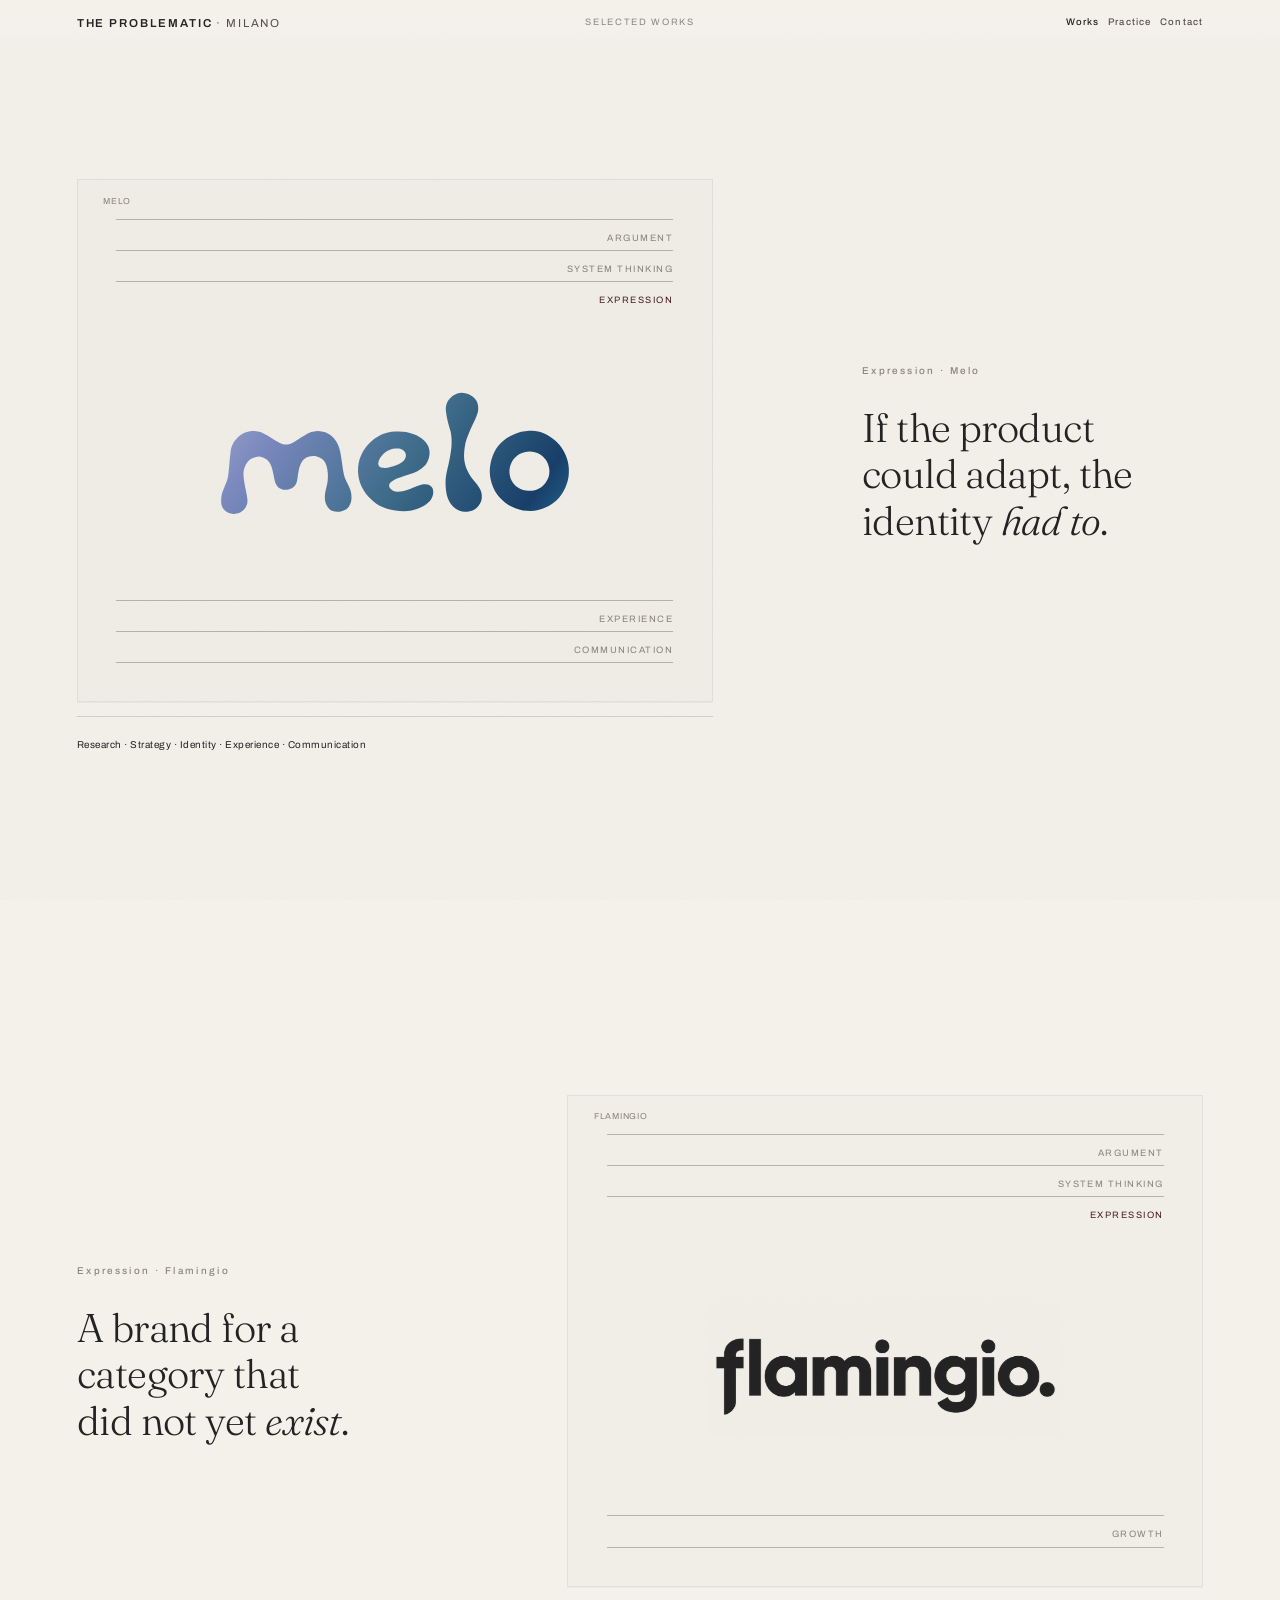
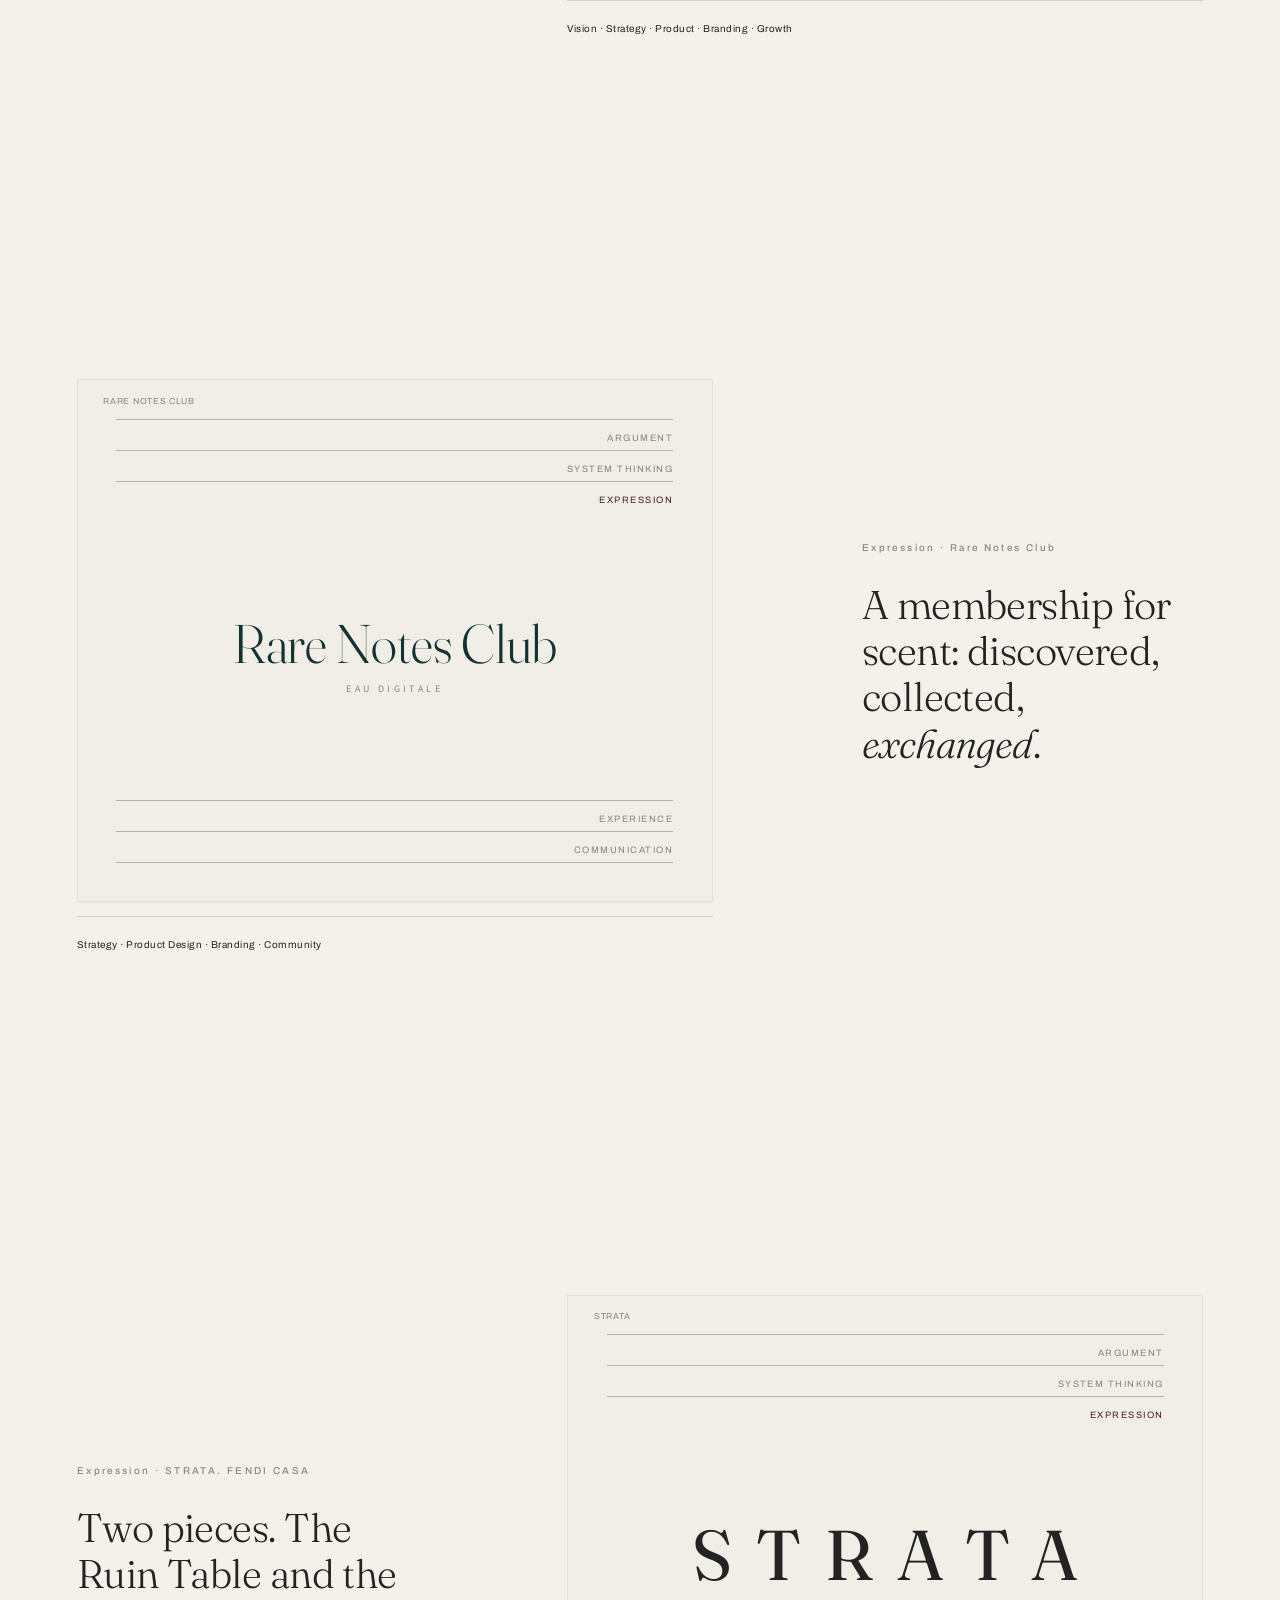
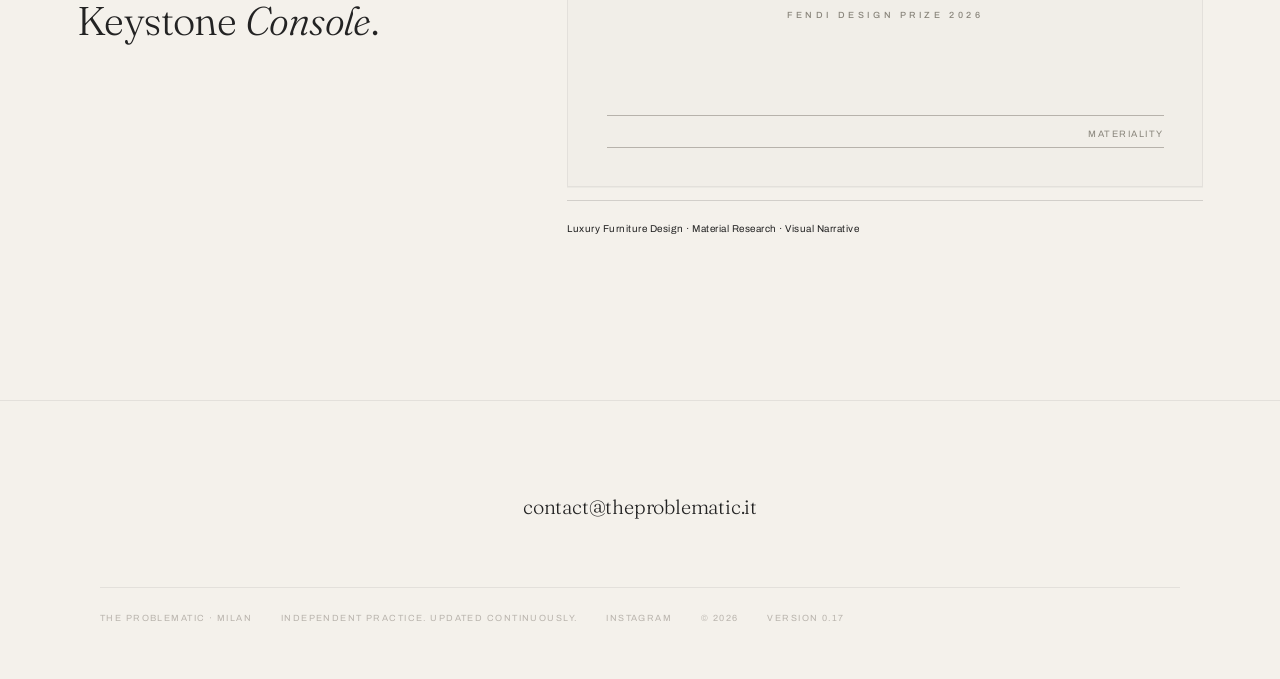
<file: works.html>
<!DOCTYPE html>
<html lang="en">
<head>
<meta charset="utf-8">
<meta name="viewport" content="width=device-width, initial-scale=1">
<meta name="description" content="The Problematic — an independent multidisciplinary design practice in Milan.">
<title>Works — The Problematic</title>
<link rel="icon" href="assets/icons/favicon.svg">
<link rel="preconnect" href="https://fonts.googleapis.com">
<link rel="preconnect" href="https://fonts.gstatic.com" crossorigin>
<link href="https://fonts.googleapis.com/css2?family=Archivo:wght@400;500;600&family=Source+Sans+3:wght@300;400;500&family=Cormorant+Garamond:ital,wght@0,400;0,500;0,600;1,400;1,500&family=Playfair+Display:ital,wght@0,400;0,500;0,600;1,500&family=Fraunces:ital,opsz,wght@0,9..144,300;0,9..144,400;0,9..144,500;1,9..144,300;1,9..144,400&display=swap" rel="stylesheet">
<link rel="stylesheet" href="css/style.css">
</head>
<body>
<div class="grain" aria-hidden="true"></div>
<a class="skip" href="#main">Skip to content</a>
<header class="apparatus">
  <a class="apparatus__mark" href="index.html">The&nbsp;Problematic <span>· Milano</span></a>
  <span class="apparatus__state">Selected works</span>
  <nav class="apparatus__idx" aria-label="Sections">
    <a href="works.html" class="txt is-here">Works</a>
    <a href="practice.html" class="txt">Practice</a>
    <a href="contact.html" class="txt">Contact</a>
  </nav>
</header>
<main id="main" class="works-main">
<section class="work" id="work-1" aria-label="Work I · Melo">
    <figure class="plate work__plate settle">
      <div class="doc doc--acc" role="group" aria-label="Melo · layers of the project">
        <span class="ann" style="top:0.9rem; left:1.6rem;">melo</span>
        <div class="layers">
        <div class="layer" data-layer="positioning"><button type="button" class="layer__tab" aria-expanded="false">Argument</button><div class="layer__fold"><div class="layer__inner"><div class="layer__art"><svg viewBox="0 0 440 290" class="figd" aria-hidden="true"><line class="ax" x1="64" y1="240" x2="404" y2="240"/><line class="ax" x1="64" y1="44" x2="64" y2="240"/><path class="axh" d="M404 240l-8 -3 0 6z"/><path class="axh" d="M64 44l-3 8 6 0z"/><text x="398" y="258" text-anchor="end">Personalised</text><text x="72" y="258">Generic</text><text x="56" y="52" text-anchor="end" transform="rotate(-90 56 52)">Real-time</text><circle class="dotf" cx="118" cy="205" r="3"/><circle class="dotf" cx="150" cy="192" r="3"/><circle class="dotf" cx="136" cy="216" r="3"/><circle class="dotf" cx="176" cy="200" r="3"/><text x="140" y="230" text-anchor="middle">the market</text><circle class="dotm" cx="352" cy="84" r="6"/><text class="lblm" x="342" y="78" text-anchor="end">melo</text></svg></div></div></div></div>
        <div class="layer" data-layer="system"><button type="button" class="layer__tab" aria-expanded="false">System Thinking</button><div class="layer__fold"><div class="layer__inner"><div class="layer__art"><svg viewBox="0 0 440 300" class="figd" aria-hidden="true"><circle class="ring" cx="220" cy="150" r="104"/><path class="arm" d="M300 96 l 8 -2 -2 8"/><circle class="node" cx="220" cy="46" r="4.5"/><circle class="node" cx="324" cy="150" r="4.5"/><circle class="node" cx="220" cy="254" r="4.5"/><circle class="node" cx="116" cy="150" r="4.5"/><text x="220" y="30" text-anchor="middle">Signals</text><text x="336" y="152" text-anchor="start">Interpret</text><text x="220" y="280" text-anchor="middle">Adapt</text><text x="104" y="152" text-anchor="end">Recalibrate</text><text class="mid" x="220" y="153" text-anchor="middle">the loop</text></svg></div></div></div></div>
        <div class="layer is-open is-cur" data-layer="mark"><button type="button" class="layer__tab" aria-expanded="true">Expression</button><div class="layer__fold"><div class="layer__inner"><div class="layer__art"><span class="melo-mark-fluid" role="img" aria-label="Melo"></span></div></div></div></div>
        <div class="layer" data-layer="experience"><button type="button" class="layer__tab" aria-expanded="false">Experience</button><div class="layer__fold"><div class="layer__inner"><div class="layer__art"><div class="voicewave" aria-hidden="true"><i style="animation-delay:0.36s;animation-duration:0.80s"></i><i style="animation-delay:0.72s;animation-duration:0.75s"></i><i style="animation-delay:0.59s;animation-duration:0.94s"></i><i style="animation-delay:0.06s;animation-duration:1.03s"></i><i style="animation-delay:0.04s;animation-duration:0.98s"></i><i style="animation-delay:0.08s;animation-duration:0.76s"></i><i style="animation-delay:0.47s;animation-duration:1.24s"></i><i style="animation-delay:0.14s;animation-duration:0.85s"></i><i style="animation-delay:0.69s;animation-duration:1.32s"></i><i style="animation-delay:0.63s;animation-duration:0.96s"></i><i style="animation-delay:1.07s;animation-duration:0.73s"></i><i style="animation-delay:0.94s;animation-duration:0.89s"></i><i style="animation-delay:0.16s;animation-duration:0.78s"></i><i style="animation-delay:0.34s;animation-duration:1.23s"></i><i style="animation-delay:0.20s;animation-duration:1.08s"></i><i style="animation-delay:0.70s;animation-duration:0.94s"></i><i style="animation-delay:0.60s;animation-duration:0.74s"></i><i style="animation-delay:0.07s;animation-duration:0.83s"></i><i style="animation-delay:0.75s;animation-duration:0.98s"></i><i style="animation-delay:0.35s;animation-duration:1.08s"></i><i style="animation-delay:0.50s;animation-duration:0.89s"></i><i style="animation-delay:0.87s;animation-duration:1.15s"></i><i style="animation-delay:0.27s;animation-duration:1.07s"></i><i style="animation-delay:0.58s;animation-duration:1.27s"></i><i style="animation-delay:0.80s;animation-duration:0.89s"></i><i style="animation-delay:1.08s;animation-duration:0.78s"></i><i style="animation-delay:0.46s;animation-duration:1.19s"></i><i style="animation-delay:0.17s;animation-duration:1.02s"></i><i style="animation-delay:0.04s;animation-duration:1.13s"></i><i style="animation-delay:0.84s;animation-duration:1.07s"></i><i style="animation-delay:0.96s;animation-duration:0.90s"></i><i style="animation-delay:0.76s;animation-duration:1.09s"></i></div></div></div></div></div>
        <div class="layer" data-layer="communication"><button type="button" class="layer__tab" aria-expanded="false">Communication</button><div class="layer__fold"><div class="layer__inner"><div class="layer__art layer__art--gallery"><div class="commgal commgal--rnc"><img class="billboard-img" src="assets/images/img_820fbfdd83.jpg" alt="Melo, personal nutrition system kit"><img class="billboard-img" src="assets/images/img_b3233c4e46.jpg" alt="Melo, app on phone"></div></div></div></div></div>
        </div>
      </div>
      <figcaption class="doc__label"><span class="l1">Research · Strategy · Identity · Experience · Communication</span></figcaption>
    </figure>
    <div class="work__cap">
      <div class="read" data-read="positioning"><span class="work__no settle d1">Argument · Melo</span><p class="see settle d1">The market stops at recommendation. Melo closes the <em>loop</em>.</p></div>
      <div class="read" data-read="system"><span class="work__no settle d1">System Thinking · Melo</span><p class="see settle d1">It reads, understands, and acts. A system, not a <em>product</em>.</p></div>
      <div class="read is-active" data-read="mark"><span class="work__no settle d1">Expression · Melo</span><p class="see settle d1">If the product could adapt, the identity <em>had to</em>.</p></div>
      <div class="read" data-read="experience"><span class="work__no settle d1">Experience · Melo</span><p class="see settle d1">The best interface is the one you stop <em>noticing</em>.</p></div>
      <div class="read" data-read="communication"><span class="work__no settle d1">Communication · Melo</span><p class="see settle d1">Your body changes. Food should <em>too</em>.</p></div>
    </div>
  </section>
<section class="work" id="work-2" aria-label="Work II · Flamingio">
    <figure class="plate work__plate settle">
      <div class="doc doc--acc" role="group" aria-label="Flamingio · layers of the project">
        <span class="ann" style="top:0.9rem; left:1.6rem;">flamingio</span>
        <div class="layers">
          <div class="layer" data-layer="fl-vision"><button type="button" class="layer__tab" aria-expanded="false">Argument</button><div class="layer__fold"><div class="layer__inner"><div class="layer__art"></div></div></div></div>
          <div class="layer" data-layer="fl-product"><button type="button" class="layer__tab" aria-expanded="false">System Thinking</button><div class="layer__fold"><div class="layer__inner"><div class="layer__art"><svg viewBox="0 0 440 300" class="figd" aria-hidden="true"><circle class="node" cx="220" cy="52" r="4.5"/><circle class="node" cx="98" cy="242" r="4.5"/><circle class="node" cx="342" cy="242" r="4.5"/><line class="conn" x1="220" y1="58" x2="220" y2="132"/><line class="conn" x1="104" y1="236" x2="186" y2="180"/><line class="conn" x1="336" y1="236" x2="254" y2="180"/><text x="220" y="40" text-anchor="middle">Customers</text><text x="92" y="262" text-anchor="middle">Architects</text><text x="348" y="262" text-anchor="middle">Suppliers</text><text class="hub" x="220" y="162" text-anchor="middle">flamingio</text></svg></div></div></div></div>
          <div class="layer is-open is-cur" data-layer="fl-identity"><button type="button" class="layer__tab" aria-expanded="true">Expression</button><div class="layer__fold"><div class="layer__inner"><div class="layer__art"><img class="fl-logo" src="assets/images/img_42c0cea9c3.png" alt="Flamingio"></div></div></div></div>
          <div class="layer" data-layer="fl-growth"><button type="button" class="layer__tab" aria-expanded="false">Growth</button><div class="layer__fold"><div class="layer__inner"><div class="layer__art"></div></div></div></div>
        </div>
      </div>
      <figcaption class="doc__label"><span class="l1">Vision · Strategy · Product · Branding · Growth</span></figcaption>
    </figure>
    <div class="work__cap">
      <div class="read" data-read="fl-vision"><span class="work__no settle d1">Argument · Flamingio</span><p class="see settle d1">Making interior design accessible before it became <em>expected</em>.</p></div>
      <div class="read" data-read="fl-product"><span class="work__no settle d1">System Thinking · Flamingio</span><p class="see settle d1">Designers on demand, and a store for what they <em>specify</em>.</p></div>
      <div class="read is-active" data-read="fl-identity"><span class="work__no settle d1">Expression · Flamingio</span><p class="see settle d1">A brand for a category that did not yet <em>exist</em>.</p></div>
      <div class="read" data-read="fl-growth"><span class="work__no settle d1">Growth · Flamingio</span><p class="see settle d1">Seed VC. Accelerated in Istanbul and <em>Amsterdam</em>.</p></div>
    </div>
  </section>
<section class="work" id="work-3" aria-label="Work III · Rare Notes Club">
    <figure class="plate work__plate settle">
      <div class="doc doc--acc" role="group" aria-label="Rare Notes Club · layers of the project">
        <span class="ann" style="top:0.9rem; left:1.6rem;">rare notes club</span>
        <div class="layers">
          <div class="layer" data-layer="rnc-argument"><button type="button" class="layer__tab" aria-expanded="false">Argument</button><div class="layer__fold"><div class="layer__inner"><div class="layer__art"></div></div></div></div>
          <div class="layer" data-layer="rnc-system"><button type="button" class="layer__tab" aria-expanded="false">System Thinking</button><div class="layer__fold"><div class="layer__inner"><div class="layer__art"><svg viewBox="0 0 440 300" class="figd" aria-hidden="true"><circle class="node" cx="220" cy="52" r="4.5"/><circle class="node" cx="98" cy="242" r="4.5"/><circle class="node" cx="342" cy="242" r="4.5"/><line class="conn" x1="220" y1="58" x2="220" y2="132"/><line class="conn" x1="104" y1="236" x2="186" y2="180"/><line class="conn" x1="336" y1="236" x2="254" y2="180"/><text x="220" y="40" text-anchor="middle">Marketplace</text><text x="92" y="262" text-anchor="middle">Community</text><text x="348" y="262" text-anchor="middle">Scent&nbsp;Tech</text><text class="hub" x="220" y="162" text-anchor="middle">rare notes club</text></svg></div></div></div></div>
          <div class="layer is-open is-cur" data-layer="rnc-mark"><button type="button" class="layer__tab" aria-expanded="true">Expression</button><div class="layer__fold"><div class="layer__inner"><div class="layer__art"><div class="rnc-mark"><span class="rnc-mark__word">Rare Notes Club</span><span class="rnc-mark__sub">Eau Digitale</span></div></div></div></div></div>
          <div class="layer" data-layer="rnc-exp"><button type="button" class="layer__tab" aria-expanded="false">Experience</button><div class="layer__fold"><div class="layer__inner"><div class="layer__art"></div></div></div></div>
          <div class="layer" data-layer="rnc-comm"><button type="button" class="layer__tab" aria-expanded="false">Communication</button><div class="layer__fold"><div class="layer__inner"><div class="layer__art"><div class="commgal commgal--rnc"><img class="billboard-img" src="assets/images/img_1ca11d348d.jpg" alt="Rare Notes Club, Eau Digitale on phone"><img class="billboard-img" src="assets/images/img_c451759a6f.jpg" alt="Rare Notes Club, scent moment"><img class="billboard-img" src="assets/images/img_27c1e54af8.jpg" alt="Rare Notes Club, fragrance wardrobe app"></div></div></div></div></div>

        </div>
      </div>
      <figcaption class="doc__label"><span class="l1">Strategy · Product Design · Branding · Community</span></figcaption>
    </figure>
    <div class="work__cap">
      <div class="read" data-read="rnc-argument"><span class="work__no settle d1">Argument · Rare Notes Club</span><p class="see settle d1">Why is scent still offline, when every other sense went digital long <em>ago</em>?</p></div>
      <div class="read" data-read="rnc-system"><span class="work__no settle d1">System Thinking · Rare Notes Club</span><p class="see settle d1">Marketplace, community and scent technology in one connected <em>system</em>.</p></div>
      <div class="read is-active" data-read="rnc-mark"><span class="work__no settle d1">Expression · Rare Notes Club</span><p class="see settle d1">A membership for scent: discovered, collected, <em>exchanged</em>.</p></div>
      <div class="read" data-read="rnc-exp"><span class="work__no settle d1">Experience · Rare Notes Club</span><p class="see settle d1">GRIP and Eau Digitale, patent-pending interfaces bridging scent and <em>screen</em>.</p></div>
      <div class="read" data-read="rnc-comm"><span class="work__no settle d1">Communication · Rare Notes Club</span><p class="see settle d1">The product is the message. An app and a device that make scent <em>legible</em>.</p></div>
    </div>
  </section>
<section class="work" id="work-4" aria-label="Work IV · STRATA">
    <figure class="plate work__plate settle">
      <div class="doc doc--acc" role="group" aria-label="STRATA · layers of the project">
        <span class="ann" style="top:0.9rem; left:1.6rem;">strata</span>
        <div class="layers">
          <div class="layer" data-layer="st-argument"><button type="button" class="layer__tab" aria-expanded="false">Argument</button><div class="layer__fold"><div class="layer__inner"><div class="layer__art"></div></div></div></div>
          <div class="layer" data-layer="st-system"><button type="button" class="layer__tab" aria-expanded="false">System Thinking</button><div class="layer__fold"><div class="layer__inner"><div class="layer__art"><svg viewBox="0 0 440 300" class="figd" aria-hidden="true"><rect x="96" y="118" width="248" height="60" fill="none" stroke="currentColor" stroke-width="2"/><line x1="158" y1="118" x2="220" y2="176" stroke="currentColor" stroke-width="2"/><line x1="282" y1="118" x2="220" y2="176" stroke="currentColor" stroke-width="2"/><line x1="120" y1="178" x2="120" y2="240" stroke="currentColor" stroke-width="2"/><line x1="320" y1="178" x2="320" y2="240" stroke="currentColor" stroke-width="2"/><circle cx="220" cy="176" r="3.6" fill="currentColor"/><text x="220" y="40" text-anchor="middle">The Roman Arch, Inverted</text><text x="220" y="206" text-anchor="middle">keystone, exposed</text></svg></div></div></div></div>
          <div class="layer is-open is-cur" data-layer="st-mark"><button type="button" class="layer__tab" aria-expanded="true">Expression</button><div class="layer__fold"><div class="layer__inner"><div class="layer__art"><div class="strata-mark"><span class="strata-mark__word">STRATA</span><span class="strata-mark__sub">Fendi Design Prize 2026</span></div></div></div></div></div>
          <div class="layer" data-layer="st-exp"><button type="button" class="layer__tab" aria-expanded="false">Materiality</button><div class="layer__fold"><div class="layer__inner"><div class="layer__art"><div class="commgal commgal--rnc"><img class="billboard-img" src="assets/images/img_03df6b2c0c.jpg" alt="STRATA, the Ruin Table detail"><img class="billboard-img" src="assets/images/img_6632098fe1.jpg" alt="STRATA, the Keystone Console"></div></div></div></div></div>
        </div>
      </div>
      <figcaption class="doc__label"><span class="l1">Luxury Furniture Design · Material Research · Visual Narrative</span></figcaption>
    </figure>
    <div class="work__cap">
      <div class="read" data-read="st-argument"><span class="work__no settle d1">Argument · STRATA. FENDI CASA</span><p class="see settle d1">Rome, remembered in material. Architecture made domestic <em>weight</em>.</p></div>
      <div class="read" data-read="st-system"><span class="work__no settle d1">System Thinking · STRATA. FENDI CASA</span><p class="see settle d1">The Roman arch, inverted. The keystone left <em>exposed</em>.</p></div>
      <div class="read is-active" data-read="st-mark"><span class="work__no settle d1">Expression · STRATA. FENDI CASA</span><p class="see settle d1">Two pieces. The Ruin Table and the Keystone <em>Console</em>.</p></div>
      <div class="read" data-read="st-exp"><span class="work__no settle d1">Materiality · STRATA. FENDI CASA</span><p class="see settle d1">Travertine, walnut, cognac leather and aged brass. Surfaces that absorb <em>time</em>.</p></div>
    </div>
  </section>
</main>
<footer class="colophon" id="contact" aria-label="Colophon">
  <a class="colo__mail" href="mailto:contact@theproblematic.it">contact@theproblematic.it</a>
  <div class="colo__foot">
    <span>The Problematic · Milan</span>
    <span>Independent practice. Updated continuously.</span>
    <span><a href="https://instagram.com/theproblematic" rel="noopener">Instagram</a></span>
    <span>© 2026</span>
    <span>Version 0.17</span>
  </div>
</footer>
<script src="js/script.js" defer></script>
</body>
</html>
</file>
<file: css/style.css>
/* ══════════════════════════════════════════════════════════════════
   THE PROBLEMATIC · arrive in the middle of an ongoing practice.
   One document. No frameworks, no libraries, no templates.
   The work is admired first. The seeing is noticed after.
   Palette, per the house: warm paper, graphite, dust, stone,
   oxblood that all but disappears.
   ══════════════════════════════════════════════════════════════════ */

:root{
  --paper:#f4f1eb;     /* warm paper · never pure white */
  --graphite:#232323;  /* primary text · never pure black */
  --dust:#d9d4cc;      /* secondary surfaces */
  --stone:#b9b4ad;     /* borders */
  --oxblood:#4a1f22;   /* accent · visible only after prolonged attention */

  --grey:#575249;      /* secondary text */
  --faint:#8b877d;     /* apparatus grey */
  --line:rgba(35,35,35,0.16);
  --line-faint:rgba(35,35,35,0.08);

  --serif:"Fraunces", Georgia, "Times New Roman", serif;
  --grotesk:"Archivo", system-ui, -apple-system, sans-serif;

  --edge:clamp(1.25rem,6vw,7rem);
  --ease:cubic-bezier(0.33,0.1,0.15,1);   /* quiet, like a drawer settling */
}

*{ box-sizing:border-box; }
html{
  -webkit-text-size-adjust:100%;
  scroll-behavior:smooth;
  scroll-snap-type:y proximity;
}
@media (prefers-reduced-motion:reduce){ html{ scroll-behavior:auto; scroll-snap-type:none; } }

body{
  margin:0; background:var(--paper); color:var(--graphite);
  font-family:var(--serif); font-weight:400;
  font-size:clamp(1rem,0.92rem + 0.35vw,1.16rem);
  line-height:1.62; letter-spacing:0.002em;
  -webkit-font-smoothing:antialiased; text-rendering:optimizeLegibility;
  overflow-x:hidden;
}
::selection{ background:var(--graphite); color:var(--paper); }
a{ color:inherit; text-decoration:none; }

/* aged-paper tooth · materially grounded, barely there */
.grain{
  position:fixed; inset:0; z-index:1; pointer-events:none;
  mix-blend-mode:multiply; opacity:0.4;
  background-image:url("data:image/svg+xml;utf8,<svg xmlns='http://www.w3.org/2000/svg' width='170' height='170'><filter id='n'><feTurbulence type='fractalNoise' baseFrequency='0.86' numOctaves='2' stitchTiles='stitch'/><feColorMatrix type='matrix' values='0 0 0 0 0 0 0 0 0 0 0 0 0 0 0 0 0 0 0.035 0'/></filter><rect width='100%' height='100%' filter='url(%23n)'/></svg>");
}

/* access */
.skip{ position:absolute; left:-9999px; top:0; z-index:100; background:var(--graphite); color:var(--paper); font-family:var(--grotesk); font-size:0.66rem; letter-spacing:0.14em; text-transform:uppercase; padding:0.7rem 1rem; }
.skip:focus{ left:0.8rem; top:0.8rem; }
:focus-visible{ outline:1.5px solid var(--oxblood); outline-offset:3px; }

/* apparatus type */
.label-t{ font-family:var(--grotesk); font-weight:500; font-size:0.64rem; letter-spacing:0.2em; text-transform:uppercase; color:var(--grey); }
.micro{ font-family:var(--grotesk); font-weight:400; font-size:0.6rem; letter-spacing:0.14em; text-transform:uppercase; color:var(--faint); }

/* reveals · like a page settling into place */
.settle{ opacity:0; transform:translateY(0.7rem); transition:opacity 1.1s var(--ease), transform 1.1s var(--ease); }
.settle.in{ opacity:1; transform:none; }
.settle.d1{ transition-delay:0.08s; } .settle.d2{ transition-delay:0.16s; } .settle.d3{ transition-delay:0.24s; }
@media (prefers-reduced-motion:reduce){ .settle{ opacity:1; transform:none; transition:none; } }

/* ══════════════════════════════════════════════════════════════════
   APPARATUS · you arrive with the practice already underway.
   Not a navigation bar. A running head on an open document.
   ══════════════════════════════════════════════════════════════════ */
.apparatus{
  position:fixed; top:0; left:0; right:0; z-index:40;
  display:grid; grid-template-columns:1fr auto 1fr; align-items:center; gap:1rem;
  padding:0.85rem var(--edge);
  background:linear-gradient(var(--paper) 55%, rgba(244,241,235,0));
}
.apparatus__mark{ font-family:var(--grotesk); font-weight:600; font-size:0.72rem; letter-spacing:0.16em; text-transform:uppercase; white-space:nowrap; }
.apparatus__mark span{ font-weight:400; color:var(--grey); }
.apparatus__state{ justify-self:center; font-family:var(--grotesk); font-weight:400; font-size:0.58rem; letter-spacing:0.18em; text-transform:uppercase; color:var(--faint); white-space:nowrap; }
.apparatus__idx{ justify-self:end; display:flex; align-items:center; gap:0.55rem; }
.apparatus__idx a{ font-family:var(--grotesk); font-weight:500; font-size:0.6rem; letter-spacing:0.12em; color:var(--faint); transition:color 0.5s var(--ease); }
.apparatus__idx a.on{ color:var(--oxblood); }        /* the accent, revealed only by looking */
.apparatus__idx a.txt{ color:var(--grey); }
.apparatus__idx a.txt:hover{ color:var(--graphite); }
.apparatus__idx .sep{ width:1px; height:0.7rem; background:var(--stone); }
@media (max-width:720px){
  .apparatus{ grid-template-columns:1fr auto; }
  .apparatus__state{ display:none; }
}

/* ══════════════════════════════════════════════════════════════════
   WORK · each occupies its own field. Admired first.
   Asymmetric, breathing, inevitable. Plate alternates side.
   ══════════════════════════════════════════════════════════════════ */
.work{
  min-height:100svh; scroll-snap-align:start;
  display:grid; grid-template-columns:repeat(12,1fr); align-items:center;
  gap:clamp(1.6rem,4vw,4rem);
  padding:clamp(4.5rem,11vh,7rem) var(--edge) clamp(2.5rem,7vh,4.5rem);
}
.work__plate{ grid-column:1 / span 7; }
.work__cap{ grid-column:9 / span 4; }
.work:nth-of-type(even) .work__plate{ grid-column:6 / span 7; order:2; }
.work:nth-of-type(even) .work__cap{ grid-column:1 / span 4; order:1; text-align:left; }

.work__no{ display:block; font-family:var(--grotesk); font-weight:500; font-size:0.62rem; letter-spacing:0.24em; color:var(--faint); margin-bottom:1.6rem; }
.work__no b{ color:var(--oxblood); font-weight:600; }
.see{
  font-family:var(--serif); font-weight:300;
  font-size:clamp(1.5rem,1rem + 2vw,2.5rem);
  line-height:1.16; letter-spacing:-0.014em; margin:0 0 1.8rem;
  max-width:20ch; text-wrap:balance;
}
.see em{ font-style:italic; }
.meta{ list-style:none; margin:0; padding:1.1rem 0 0; border-top:1px solid var(--line); display:grid; gap:0.5rem; max-width:24rem; }
.meta li{ display:flex; justify-content:space-between; gap:1.4rem; }
.meta .k{ font-family:var(--grotesk); font-weight:400; font-size:0.58rem; letter-spacing:0.16em; text-transform:uppercase; color:var(--faint); }
.meta .v{ font-family:var(--grotesk); font-weight:500; font-size:0.62rem; letter-spacing:0.06em; color:var(--grey); text-align:right; }
.meta .v.inv{ cursor:help; }
.colo{ margin:clamp(1.8rem,4vh,2.6rem) 0 0; padding-top:1.1rem; border-top:1px solid var(--line); font-family:var(--grotesk); font-weight:500; font-size:0.62rem; letter-spacing:0.1em; text-transform:uppercase; line-height:2; color:var(--graphite); max-width:30rem; }

/* a note that surfaces only for the patient reader */
.reward{ margin-top:1.3rem; font-family:var(--grotesk); font-size:0.6rem; line-height:1.7; letter-spacing:0.04em; color:var(--faint); max-width:26rem; max-height:0; overflow:hidden; opacity:0; transition:max-height 0.7s var(--ease), opacity 0.7s var(--ease), margin 0.7s var(--ease); }
.work__cap:hover .reward, .work__cap:focus-within .reward{ max-height:6rem; opacity:1; margin-top:1.3rem; }
.reward b{ color:var(--oxblood); font-weight:600; }

/* ── the plate: a document, discovered, not art-directed ── */
.plate{ margin:0; position:relative; }
.doc{
  position:relative; background:var(--paper);
  border:1px solid var(--line-faint);
  padding:clamp(1.4rem,3vw,2.6rem);
  box-shadow:0 1px 0 rgba(35,35,35,0.04);
}
.doc::after{ /* faint document tone */
  content:""; position:absolute; inset:0; pointer-events:none; mix-blend-mode:multiply; opacity:0.5;
  background-image:url("data:image/svg+xml;utf8,<svg xmlns='http://www.w3.org/2000/svg' width='120' height='120'><filter id='m'><feTurbulence type='fractalNoise' baseFrequency='1.0' numOctaves='2' stitchTiles='stitch'/><feColorMatrix type='matrix' values='0 0 0 0 0 0 0 0 0 0 0 0 0 0 0 0 0 0 0.04 0'/></filter><rect width='100%' height='100%' filter='url(%23m)'/></svg>");
}
.doc__label{ margin-top:0.85rem; border-top:1px solid var(--line); padding-top:0.6rem; }
.doc__label .l1{ font-family:var(--grotesk); font-weight:400; font-size:0.62rem; letter-spacing:0.05em; color:var(--graphite); } .doc__label .l1 b{ font-weight:700; }
.doc__label .l2{ font-family:var(--grotesk); font-weight:400; font-size:0.62rem; letter-spacing:0.05em; color:var(--graphite); margin-top:0.32rem; line-height:1.65; }
.doc__label .l2 .ox{ color:var(--oxblood); }

/* margin annotation · accumulated, edited */
.ann{ position:absolute; font-family:var(--grotesk); font-weight:400; font-size:0.54rem; letter-spacing:0.08em; text-transform:uppercase; color:var(--faint); white-space:nowrap; }
.ann::before{ content:""; position:absolute; background:var(--stone); }

/* fig svg shared */
.fig{ display:block; width:100%; height:auto; }
.fig .ln{ fill:none; stroke:var(--graphite); stroke-width:1; }
.fig .hair{ fill:none; stroke:var(--stone); stroke-width:0.6; }
.fig .dash{ fill:none; stroke:var(--stone); stroke-width:0.6; stroke-dasharray:3 3; }
.fig .poche{ fill:var(--graphite); }
.fig .dust{ fill:var(--dust); }
.fig text{ font-family:"Archivo",sans-serif; font-size:7px; letter-spacing:0.06em; fill:var(--faint); text-transform:uppercase; }

/* ── Work I : identity construction sheet ── */
.doc--identity{ min-height:clamp(22rem,58vh,32rem); display:flex; align-items:center; justify-content:center; }
.melo-mark-fluid{ display:block; width:min(78%,22rem); aspect-ratio:1000 / 351.75; -webkit-mask-image:url("../assets/images/img_77585c7f91.svg"); mask-image:url("../assets/images/img_77585c7f91.svg"); -webkit-mask-repeat:no-repeat; mask-repeat:no-repeat; -webkit-mask-size:contain; mask-size:contain; -webkit-mask-position:center; mask-position:center; background:linear-gradient(125deg,#C2CBD6 0%,#7E8CC4 13%,#3E6E8C 27%,#18406B 40%,#3CA7CE 53%,#B98FBE 67%,#D6AC6A 81%,#9A7C79 94%,#C2CBD6 110%); background-size:260% 260%; background-position:0% 50%; animation:meloFlowNice 10s linear infinite; }
@keyframes meloFlowNice{ 0%{background-position:0% 50%} 25%{background-position:50% 0%} 50%{background-position:100% 50%} 75%{background-position:50% 100%} 100%{background-position:0% 50%} }
@media (prefers-reduced-motion:reduce){ .melo-mark-fluid{ animation:none; } }
.wordmark{
  position:relative; font-family:var(--serif); font-weight:300;
  font-size:clamp(2.4rem,1.4rem + 4vw,4.6rem); line-height:0.92; letter-spacing:-0.02em;
  padding:0;
}
.wordmark .op{ position:relative; }
.wordmark .op::after{ /* the counter, left open · a hairline gap */
  content:""; position:absolute; right:-0.5rem; bottom:0.34em; width:0.42em; height:1px; background:var(--oxblood); opacity:0.6;
}
.gline{ position:absolute; left:0; right:0; height:0; border:0; border-top:1px solid var(--stone); background:none; padding:0; margin:0; opacity:0.7; cursor:pointer; }
.gline .glab{ position:absolute; right:0; top:-0.9rem; white-space:nowrap; }
.gline .gval{ font-family:var(--grotesk); font-weight:400; font-size:0.6rem; letter-spacing:0.14em; text-transform:uppercase; color:var(--faint); transition:color 0.35s var(--ease); }
.gline.on{ opacity:1; border-top-color:var(--graphite); }
.gline:hover .gval{ color:var(--graphite); }
.gline:focus-visible{ outline:1.5px solid var(--oxblood); outline-offset:3px; }
.gline.r1{ top:12%; } .gline.r2{ top:24%; } .gline.r3{ top:74%; } .gline.r4{ top:85%; } .gline.r5{ top:96%; }

/* ── Work III : editorial spread ── */
.spread{ display:grid; grid-template-columns:1fr 1fr; gap:1px; background:var(--line-faint); }
.page{ position:relative; background:var(--paper); padding:1.4rem 1.2rem 1.9rem; min-height:15rem; }
.page__run{ font-family:var(--grotesk); font-weight:400; font-size:0.5rem; letter-spacing:0.2em; text-transform:uppercase; color:var(--faint); border-bottom:1px solid var(--line-faint); padding-bottom:0.5rem; display:flex; justify-content:space-between; }
.page__img{ background:var(--dust); height:5.2rem; margin:0.9rem 0; }
.page__lines{ display:grid; gap:0.34rem; }
.page__lines i{ display:block; height:1px; background:var(--stone); opacity:0.55; }
.page__lines i:nth-child(3){ width:72%; } .page__lines i:nth-child(6){ width:84%; }
.pull{ font-family:var(--serif); font-weight:300; font-style:italic; font-size:1.15rem; line-height:1.24; letter-spacing:-0.01em; margin:0.4rem 0; }
.page__folio{ position:absolute; bottom:0.7rem; font-family:var(--grotesk); font-size:0.5rem; letter-spacing:0.1em; color:var(--faint); }
.page:first-child .page__folio{ left:1.2rem; } .page:last-child .page__folio{ right:1.2rem; }
.edit{ position:relative; }
.edit::after{ content:""; position:absolute; left:-2px; right:-2px; top:52%; height:1.2px; background:var(--oxblood); opacity:0.7; }
.editnote{ font-family:var(--grotesk); font-size:0.5rem; letter-spacing:0.06em; color:var(--oxblood); text-transform:uppercase; }

/* ── name / belief ── */
.belief{
  min-height:100svh; scroll-snap-align:start;
  display:grid; grid-template-columns:repeat(12,1fr); align-content:center; gap:1rem;
  padding:clamp(5rem,12vh,8rem) var(--edge);
  background:var(--dust);
  border-top:1px solid var(--line-faint); border-bottom:1px solid var(--line-faint);
}
.belief__line{ grid-column:1 / span 9; font-weight:300; font-size:clamp(1.8rem,1rem + 4vw,4rem); line-height:1.06; letter-spacing:-0.02em; margin:0 0 clamp(2rem,5vh,3.2rem); max-width:20ch; text-wrap:balance; }
.belief__body{ grid-column:2 / span 6; margin:0; font-size:clamp(1.05rem,1rem + 0.4vw,1.24rem); line-height:1.66; color:var(--grey); max-width:40ch; }
.belief__body + .belief__body{ margin-top:1.3em; }
.belief__id{ grid-column:1 / span 10; margin-top:clamp(2.6rem,7vh,4rem); font-style:italic; font-weight:300; font-size:clamp(1.1rem,1rem + 0.7vw,1.5rem); color:var(--graphite); max-width:34ch; }

/* ── contact ── */
.contact{
  min-height:88svh; scroll-snap-align:start;
  display:flex; flex-direction:column; justify-content:center;
  padding:clamp(4rem,10vh,7rem) var(--edge);
  background:var(--graphite); color:var(--paper);
}
.contact ::selection{ background:var(--paper); color:var(--graphite); }
.contact__line{ font-weight:300; font-size:clamp(1.7rem,1rem + 3.6vw,3.4rem); line-height:1.08; letter-spacing:-0.018em; max-width:18ch; margin:0 0 clamp(2.4rem,7vh,4rem); }
.contact__line a{ border-bottom:1px solid rgba(244,241,235,0.4); }
.contact__line a:hover{ border-color:var(--paper); }
.contact__grid{ display:grid; grid-template-columns:repeat(12,1fr); gap:1.2rem clamp(1rem,3vw,2.4rem); border-top:1px solid rgba(244,241,235,0.16); padding-top:2.2rem; }
.contact__grid .c{ grid-column:span 3; }
.contact__grid .c .label-t{ color:var(--stone); }
.contact__grid .c p{ margin:0.5rem 0 0; font-size:0.9rem; line-height:1.55; max-width:22ch; color:var(--paper); }
.contact__grid .c a{ color:var(--paper); }
.contact__colo{ grid-column:1 / -1; margin-top:clamp(3rem,8vh,5rem); display:flex; flex-wrap:wrap; justify-content:space-between; gap:1rem; font-family:var(--grotesk); font-size:0.58rem; letter-spacing:0.14em; text-transform:uppercase; color:var(--stone); }

/* ══════════════════════════════════════════════════════════════════
   RESPONSIVE · the grid gives way, the rhythm holds
   ══════════════════════════════════════════════════════════════════ */
@media (max-width:900px){
  html{ scroll-snap-type:none; }
  .work{ grid-template-columns:1fr; align-content:center; gap:2rem; min-height:auto; padding-top:clamp(5rem,14vh,7rem); padding-bottom:clamp(3rem,9vh,5rem); }
  .work__plate, .work:nth-of-type(even) .work__plate{ grid-column:1 / -1; order:1; }
  .work__cap, .work:nth-of-type(even) .work__cap{ grid-column:1 / -1; order:2; text-align:left; }
  .see{ max-width:26ch; }
  .belief__line{ grid-column:1 / -1; } .belief__body{ grid-column:1 / -1; } .belief__id{ grid-column:1 / -1; }
  .contact__grid .c{ grid-column:span 6; }
  .reward{ max-height:none; opacity:1; margin-top:1.1rem; } /* on touch, reward is simply present */
}
@media (max-width:560px){
  .apparatus__idx a:not(.on):not(.txt){ display:none; }
  .contact__grid .c{ grid-column:1 / -1; }
  .spread{ grid-template-columns:1fr; }
  .page:last-child{ display:none; }
}

/* ── Work I : fold accordion inside the box ── */
.doc--acc{ display:block; }
.layers{ }
.layer{ border-top:1px solid var(--stone); }
.layer:last-child{ border-bottom:1px solid var(--stone); }
.layer__tab{ width:100%; text-align:right; border:0; background:none; margin:0; padding:0.6rem 0 0.2rem; cursor:pointer; font-family:var(--grotesk); font-weight:400; font-size:0.58rem; letter-spacing:0.16em; text-transform:uppercase; color:var(--faint); transition:color 0.3s var(--ease); }
.layer.is-cur > .layer__tab{ color:var(--oxblood); }
.layer__tab:hover{ color:var(--graphite); }
.layer__tab:focus-visible{ outline:1.5px solid var(--oxblood); outline-offset:2px; }
.layer__fold{ overflow:hidden; max-height:0; transition:max-height 520ms var(--ease); }
.layer.is-open .layer__fold{ max-height:32rem; }
.layer__inner{ }
.layer__art{ height:clamp(13rem,32vh,19rem); display:flex; align-items:center; justify-content:center; padding:1.1rem 0 1.4rem; }
.layer__art img{ max-width:100%; max-height:100%; object-fit:contain; }
@media (prefers-reduced-motion:reduce){ .layer__fold{ transition:none; } }
.figd{ width:min(88%,22rem); height:auto; }
.figd .ax{ stroke:var(--stone); stroke-width:1; } .figd .axh{ fill:var(--stone); }
.figd .dotf{ fill:var(--stone); } .figd .dotm{ fill:var(--oxblood); }
.figd .ring{ fill:none; stroke:var(--stone); stroke-width:1; stroke-dasharray:2 5; }
.figd .node{ fill:var(--graphite); } .figd .arm{ fill:none; stroke:var(--stone); stroke-width:0.7; }
.figd text{ font-family:var(--grotesk); font-size:8px; letter-spacing:0.06em; text-transform:uppercase; fill:var(--faint); }
.figd .mid{ fill:var(--stone); } .figd .lblm{ fill:var(--oxblood); font-weight:600; }
.plab{ display:none; } .plab.is-active{ display:block; }
.read{ display:none; } .read.is-active{ display:block; }
.read.is-active.anim{ animation:readin 300ms var(--ease); }
@keyframes readin{ from{opacity:0} to{opacity:1} }
.meta--v{ gap:0.62rem; }
.meta--v li{ justify-content:flex-start; }
.meta--v .v{ font-family:var(--grotesk); font-weight:400; font-size:0.58rem; letter-spacing:0.16em; text-transform:uppercase; color:var(--faint); text-align:left; }
.scope-line{ margin:0.9rem 0 0; font-family:var(--grotesk); font-weight:400; font-size:0.6rem; letter-spacing:0.08em; text-transform:uppercase; color:var(--graphite); line-height:1.85; }
.voicewave{ display:flex; align-items:center; justify-content:center; gap:3px; width:min(86%,26rem); height:clamp(6rem,20vh,9.5rem); }
.voicewave i{ flex:1 1 0; max-width:4px; height:10%; border-radius:2px; background:var(--graphite); opacity:0.85; }
.layer.is-open .voicewave i{ animation-name:vwave; animation-timing-function:ease-in-out; animation-iteration-count:infinite; }
@keyframes vwave{ 0%,100%{ height:9%; } 50%{ height:78%; } }
@media (prefers-reduced-motion:reduce){ .voicewave i{ animation:none !important; height:40%; } } } } }
.layer__art--ad{ padding:0.4rem 0; justify-content:flex-start; }
.ad{ width:min(94%,32rem); text-align:left; }
.ad__line{ margin:0; font-family:var(--serif); font-style:italic; font-weight:300; font-size:clamp(1.45rem,1rem + 2.4vw,2.6rem); line-height:1.06; letter-spacing:-0.01em; color:var(--graphite); }
.ad__brand{ display:flex; align-items:center; gap:0.8rem; margin-top:clamp(1.3rem,4vh,2.1rem); }
.ad .melo-mark-fluid{ width:5rem; }
.ad__sub{ font-family:var(--grotesk); font-weight:400; font-size:0.6rem; letter-spacing:0.05em; color:var(--grey); }
.ad--billboard{ display:flex; align-items:center; gap:clamp(1rem,3vw,2.4rem); width:min(96%,36rem); }
.ad__left{ flex:1 1 auto; }
.ad__device{ flex:0 0 auto; }
.device{ width:clamp(4.5rem,10vw,7.5rem); height:auto; display:block; }
.dv-glass{ fill:rgba(185,181,174,0.12); stroke:var(--stone); stroke-width:1; }
.dv-liquid{ fill:#c9a7a1; }
.dv-rod{ stroke:var(--stone); stroke-width:0.8; }
.dv-base{ fill:var(--dust); stroke:var(--stone); stroke-width:1; }
.dv-dot{ fill:var(--stone); }
.dv-melo{ font-family:var(--grotesk); font-size:6px; fill:var(--grey); letter-spacing:0.03em; }
.layer__art--img{ padding:0.3rem 0; }
.billboard-img{ width:100%; height:100%; object-fit:contain; display:block; }
.commgal--rnc{ flex-wrap:nowrap; justify-content:flex-start; gap:clamp(0.6rem,1.6vw,1rem); overflow-x:auto; overflow-y:hidden; scroll-snap-type:x proximity; -webkit-overflow-scrolling:touch; scrollbar-width:none; }
.commgal--rnc::-webkit-scrollbar{ display:none; }
.commgal.commgal--rnc .billboard-img{ height:100%; width:auto; max-width:none; max-height:none; object-fit:contain; flex:0 0 auto; scroll-snap-align:center; }
.layer__art--gallery{ padding:0.3rem 0; }
.commgal{ display:flex; gap:clamp(0.5rem,1.5vw,1rem); width:100%; height:100%; align-items:center; justify-content:center; }
.commgal .billboard-img{ width:auto; height:100%; max-width:50%; object-fit:contain; }
@media (max-width:640px){ .commgal{ flex-direction:column; } .commgal .billboard-img{ max-width:100%; height:auto; max-height:48%; } }
.logo-ph{ display:flex; flex-direction:column; align-items:center; gap:0.55rem; }
.logo-ph__mark{ font-family:var(--serif); font-style:italic; font-weight:300; font-size:clamp(2rem,1rem + 3.2vw,3.6rem); letter-spacing:-0.01em; color:var(--graphite); }
.logo-ph__note{ font-family:var(--grotesk); font-weight:400; font-size:0.56rem; letter-spacing:0.14em; text-transform:uppercase; color:var(--stone); }
.figd .conn{ fill:none; stroke:var(--stone); stroke-width:0.7; stroke-dasharray:2 4; }
.fl-logo{ width:min(78%,22rem); height:auto; display:block; }
.figd .hub{ fill:var(--graphite); font-size:11px; letter-spacing:0.01em; text-transform:none; }
.rnc-mark{ text-align:center; padding:1.7rem 0 1.3rem; }
.rnc-mark__word{ font-family:"Fraunces", var(--serif); font-optical-sizing:none; font-variation-settings:"opsz" 144, "wght" 300; font-weight:300; font-size:clamp(2rem,5.8vw,3.4rem); letter-spacing:-0.004em; color:#123331; line-height:1.02; }
.rnc-mark__sub{ display:block; margin-top:0.55rem; font-family:"Source Sans 3", var(--grotesk); font-style:normal; font-weight:400; font-size:0.62rem; letter-spacing:0.34em; text-transform:uppercase; color:var(--faint); }
.strata-mark{ text-align:center; padding:1.5rem 0 1.2rem; }
.strata-mark__word{ display:block; font-family:var(--serif); font-weight:400; font-size:clamp(2.4rem,7vw,4.4rem); letter-spacing:0.34em; text-indent:0.34em; color:var(--graphite); line-height:1; }
.strata-mark__sub{ display:block; margin-top:1.1rem; font-family:var(--grotesk); font-weight:500; font-size:0.56rem; letter-spacing:0.4em; text-transform:uppercase; color:var(--faint); }

/* ── footer · quiet, bespoke sign-off ── */
.foot{ position:relative; min-height:82svh; scroll-snap-align:start; background:var(--graphite); color:var(--paper); display:flex; flex-direction:column; justify-content:center; padding:clamp(4rem,10vh,7rem) var(--edge); overflow:hidden; }
.foot__anchor{ position:absolute; top:0; left:0; }
.foot ::selection{ background:var(--paper); color:var(--graphite); }
.foot__inner{ display:flex; flex-direction:column; gap:clamp(1.8rem,5.5vh,3rem); width:100%; }
.foot__head{ display:flex; flex-direction:column; gap:0.9rem; }
.foot__kick{ color:var(--stone); }
.foot__mail{ font-family:var(--serif); font-weight:300; font-size:clamp(1.8rem,1rem + 3.4vw,3.3rem); letter-spacing:-0.02em; line-height:1; color:var(--paper); align-self:flex-start; border-bottom:1px solid rgba(244,241,235,0.26); padding-bottom:0.1em; transition:border-color .5s var(--ease); }
.foot__mail:hover{ border-color:var(--paper); }
.foot__coords{ display:flex; flex-wrap:wrap; gap:0.55rem 2.2rem; font-family:var(--grotesk); font-size:0.62rem; letter-spacing:0.18em; text-transform:uppercase; color:var(--stone); }
.foot__clock{ color:var(--paper); font-variant-numeric:tabular-nums; }
.foot__mark{ font-family:var(--serif); font-weight:300; font-size:clamp(3rem,1rem + 13vw,12rem); line-height:0.86; letter-spacing:-0.03em; color:rgba(244,241,235,0.09); margin-top:clamp(0.5rem,3vh,2rem); user-select:none; white-space:nowrap; }
.foot__colo{ display:flex; flex-wrap:wrap; justify-content:space-between; gap:1rem; border-top:1px solid rgba(244,241,235,0.14); padding-top:1.6rem; font-family:var(--grotesk); font-size:0.56rem; letter-spacing:0.16em; text-transform:uppercase; color:var(--stone); }
@media (max-width:640px){ .foot__mark{ font-size:clamp(2.6rem,15vw,5rem); white-space:normal; } }

/* ── landing · research-lab front ── */
#unlearn{ position:fixed; inset:0; z-index:20; background:var(--paper); color:var(--graphite); overflow-y:auto; overflow-x:hidden; -webkit-overflow-scrolling:touch; overscroll-behavior:contain; scroll-behavior:smooth; padding:clamp(9rem,20vh,13rem) var(--edge) clamp(4.5rem,10vh,7rem); opacity:1; transition:opacity 1.1s var(--ease); }
#unlearn.done{ opacity:0; pointer-events:none; }
body.landing-on .apparatus__state{ display:none; }
body.landing-on .apparatus__idx a[data-idx]{ display:none; }
body.landing-on .apparatus__idx .sep{ display:none; }
.lab{ max-width:1080px; margin:0 auto; display:flex; flex-direction:column; gap:clamp(3rem,8vh,5.5rem); }
.lab__hero{ min-height:82svh; display:flex; flex-direction:column; justify-content:center; align-items:center; text-align:center; gap:clamp(1.6rem,3vh,2.4rem); max-width:46ch; margin:0 auto; }
.lab__top{ min-height:60svh; display:flex; flex-direction:column; justify-content:center; align-items:center; gap:clamp(2.2rem,5vh,3.2rem); }
.lab__coda{ margin:clamp(2.4rem,6vh,4rem) auto 0; max-width:none; text-align:center; white-space:nowrap; font-family:var(--serif); font-weight:300; font-size:clamp(0.8rem,1rem + 0.2vw,0.98rem); line-height:1.3; letter-spacing:-0.002em; color:var(--grey); }
@media (max-width:520px){ .lab__coda{ white-space:normal; max-width:30ch; } }
.lab__centerdef{ display:flex; flex-direction:column; align-items:center; gap:clamp(1rem,2.2vh,1.5rem); text-align:center; }
.lab__cw{ font-family:var(--grotesk); font-weight:600; font-size:clamp(0.66rem,1rem + 0.25vw,0.82rem); letter-spacing:0.22em; text-transform:uppercase; color:var(--graphite); }
.lab__cdef{ margin:0; max-width:26ch; font-family:var(--serif); font-weight:300; font-size:clamp(1.45rem,1rem + 2.4vw,2.4rem); line-height:1.26; letter-spacing:-0.02em; color:var(--graphite); }
.lab__cdef em{ font-style:italic; }
.lab__vocdef{ margin:0; max-width:26ch; text-align:center; font-family:var(--serif); font-weight:300; font-style:italic; font-size:clamp(1.45rem,1rem + 2.4vw,2.4rem); line-height:1.26; letter-spacing:-0.015em; color:var(--graphite); transition:opacity .35s var(--ease); }
.lab__stage{ display:grid; place-items:center; }
.lab__def, .lab__manifesto{ grid-area:1 / 1; margin:0; }
.lab__def{ display:flex; flex-direction:column; align-items:center; gap:clamp(1.1rem,2.4vh,1.7rem); transition:opacity .9s var(--ease), transform 1.1s var(--ease); }
.lab__def.out{ opacity:0; transform:translateY(-16px); pointer-events:none; }
.lab__manifesto{ max-width:24ch; font-family:var(--serif); font-weight:300; font-size:clamp(1.5rem,1rem + 2.4vw,2.5rem); line-height:1.24; letter-spacing:-0.02em; color:var(--graphite); opacity:0; transition:opacity 1.1s var(--ease); }
.lab__manifesto.show{ opacity:1; }
.lab__manifesto em{ font-style:italic; }
.lab__deftop{ position:absolute; top:clamp(3.4rem,7.5vh,5rem); left:var(--edge); max-width:34ch; margin:0; font-family:var(--serif); font-weight:300; font-size:0.82rem; line-height:1.46; color:var(--grey); z-index:21; pointer-events:none; }
.lab__deftop-w{ font-family:var(--grotesk); font-weight:600; font-size:0.6rem; letter-spacing:0.16em; text-transform:uppercase; color:var(--graphite); margin-right:0.4em; }
@media (max-width:640px){ .lab__deftop{ display:none; } }
.lab__word{ margin:0; font-family:var(--grotesk); font-weight:600; font-style:normal; font-size:clamp(0.66rem,1rem + 0.25vw,0.82rem); line-height:1; letter-spacing:0.22em; text-transform:uppercase; color:var(--graphite); }
.lab__pos{ font-family:var(--grotesk); font-weight:400; font-size:0.82em; letter-spacing:0.12em; color:var(--grey); margin-left:0.32em; text-transform:none; }
.lab__pos em{ font-style:normal; }
.lab__sentence{ margin:0; font-family:var(--serif); font-weight:300; font-size:clamp(1.15rem,1rem + 1.1vw,1.6rem); line-height:1.34; letter-spacing:-0.01em; color:var(--graphite); max-width:40ch; }
.lab__sentence em{ font-style:italic; }
.lab__enter{ font-family:var(--grotesk); font-weight:500; font-size:0.66rem; letter-spacing:0.24em; text-transform:uppercase; color:var(--faint); transition:color .4s var(--ease); }
.lab__enter:hover{ color:var(--graphite); }
.mod__k{ font-family:var(--grotesk); font-weight:600; font-size:0.6rem; letter-spacing:0.2em; text-transform:uppercase; color:var(--faint); }
.lab__grid{ display:grid; grid-template-columns:repeat(3,1fr); gap:clamp(4rem,9vh,6.5rem) clamp(3rem,5vw,5.5rem); align-items:start; border-top:1px solid var(--line-faint); padding-top:clamp(3.4rem,8vh,5rem); max-width:1080px; margin:0 auto; text-align:left; }
@media (max-width:820px){ .lab__grid{ grid-template-columns:repeat(2,1fr); } }
@media (max-width:520px){ .lab__grid{ grid-template-columns:1fr; } }
.mod{ display:flex; flex-direction:column; gap:1.05rem; }
.mod__lead{ margin:0; font-family:var(--serif); font-weight:300; font-size:1.16rem; line-height:1.32; color:var(--graphite); max-width:22ch; }
.mod--sentence .mod__lead{ font-style:italic; max-width:26ch; }
.mod__note{ margin:0.2rem auto 0; max-width:24ch; font-family:var(--serif); font-style:italic; font-weight:300; font-size:1rem; line-height:1.4; color:var(--grey); }
.mod__meta{ font-family:var(--grotesk); font-size:0.62rem; letter-spacing:0.06em; color:var(--stone); }
.mod__list{ list-style:none; margin:0; padding:0; display:flex; flex-direction:column; gap:0.48rem; }
.mod__list li{ font-family:var(--serif); font-size:1.05rem; color:var(--grey); }
.voc{ list-style:none; margin:0; padding:0; display:flex; flex-wrap:wrap; gap:0.55rem 0.95rem; }
.voc__t{ background:none; border:0; padding:0; cursor:pointer; font-family:var(--serif); font-size:1.05rem; color:var(--grey); border-bottom:1px solid transparent; transition:color .3s var(--ease), border-color .3s var(--ease); }
.voc__t:hover{ color:var(--graphite); border-color:var(--stone); }
.voc__t.on{ color:var(--oxblood); border-color:var(--oxblood); }
.voc__def{ margin:0.7rem 0 0; font-family:var(--serif); font-style:italic; font-weight:300; font-size:1.08rem; line-height:1.45; color:var(--graphite); max-width:40ch; min-height:1.4em; }
.tl{ list-style:none; margin:0; padding:0; display:flex; flex-direction:column; gap:0.42rem; }
.tl li{ font-family:var(--grotesk); font-size:0.76rem; letter-spacing:0.08em; color:var(--grey); position:relative; padding-left:1.2rem; }
.tl li::before{ content:"↓"; position:absolute; left:0; color:var(--stone); }
.tl li:first-child{ font-weight:600; color:var(--graphite); letter-spacing:0.14em; }
.tl li:first-child::before{ content:""; }
.tl li:last-child{ color:var(--faint); }
.nb{ list-style:none; margin:0; padding:0; display:flex; flex-direction:column; gap:1.3rem; }
.nb li{ display:flex; flex-direction:column; gap:0.38rem; }
.nb__d{ font-family:var(--grotesk); font-size:0.56rem; letter-spacing:0.16em; text-transform:uppercase; color:var(--stone); }
.nb li p{ margin:0; font-family:var(--serif); font-weight:300; font-size:1.08rem; line-height:1.32; color:var(--graphite); max-width:26ch; }
@media (max-width:820px){ .lab__grid{ grid-template-columns:repeat(2,1fr); } }
@media (max-width:520px){ .lab__grid{ grid-template-columns:1fr; } }

.invest{ padding:clamp(4.5rem,11vh,7.5rem) var(--edge); border-top:1px solid var(--line-faint); background:var(--paper); }
.invest__k{ display:block; color:var(--faint); }
.invest__q{ font-family:var(--serif); font-weight:300; font-size:clamp(1.55rem,1rem + 2.8vw,2.9rem); line-height:1.14; letter-spacing:-0.015em; color:var(--graphite); margin:1.1rem 0 0; max-width:20ch; }
.invest__s{ display:block; margin-top:1.5rem; font-family:var(--grotesk); font-weight:500; font-size:0.58rem; letter-spacing:0.24em; text-transform:uppercase; color:var(--stone); }
.lab__reel{ overflow-x:auto; overflow-y:hidden; width:100%; scrollbar-width:none; -webkit-mask-image:linear-gradient(90deg,transparent,#000 6%,#000 94%,transparent); mask-image:linear-gradient(90deg,transparent,#000 6%,#000 94%,transparent); }
.lab__reel::-webkit-scrollbar{ display:none; }
.reel__track{ display:flex; gap:clamp(0.8rem,1.6vw,1.4rem); width:auto; min-width:100%; justify-content:center; }
.reel__track img{ height:clamp(5rem,10vh,7.2rem); width:auto; display:block; cursor:pointer; }
.reel__track img:hover{ opacity:0.82; }
.lab__archive{ display:flex; flex-wrap:wrap; gap:clamp(0.8rem,1.8vw,1.5rem); max-width:920px; margin:0 auto; align-items:flex-start; justify-content:center; }
.arch{ margin:0; overflow:hidden; }
.arch img{ width:100%; height:100%; object-fit:cover; display:block; cursor:pointer; transition:opacity .3s var(--ease); }
.arch img:hover{ opacity:0.85; }
.arch--big{ flex:0 0 46%; aspect-ratio:4/3; }
.arch--tall{ flex:0 0 25%; aspect-ratio:2/3; }
.arch--det{ flex:0 0 21%; aspect-ratio:1/1; }
.arch--mid{ flex:0 0 38%; aspect-ratio:3/2; }
.arch--det2{ flex:0 0 24%; aspect-ratio:1/1; }
@media (max-width:640px){ .arch--big,.arch--mid{ flex-basis:100%; } .arch--tall{ flex-basis:48%; } .arch--det,.arch--det2{ flex-basis:48%; } }
.lab__reel{ margin-top:clamp(1rem,3vh,2rem); cursor:grab; user-select:none; -webkit-user-select:none; touch-action:pan-x; }
.lab__reel:active{ cursor:grabbing; }
.rl{ -webkit-user-drag:none; user-drag:none; }
.reel__track{ align-items:flex-end; gap:clamp(1.4rem,3vw,2.6rem); }
.rl{ transition:opacity .3s var(--ease); }
.rl:hover{ opacity:0.82; }
/* ── colophon · the quiet end of the book ── */
.colophon{ position:relative; background:var(--paper); border-top:1px solid var(--line-faint); padding:clamp(4rem,10vh,6rem) var(--edge) clamp(2.4rem,6vh,3.4rem); }
.colo__anchor{ position:absolute; top:0; left:0; }
.colo__mail{ display:block; width:fit-content; max-width:1080px; margin:0 auto; font-family:var(--serif); font-weight:300; font-size:clamp(0.95rem,1rem + 0.6vw,1.25rem); letter-spacing:-0.01em; color:var(--graphite); border-bottom:1px solid transparent; transition:border-color .4s var(--ease); }
.colo__mail:hover{ border-color:var(--stone); }
.colo__foot{ max-width:1080px; margin:clamp(2.8rem,7vh,4.5rem) auto 0; display:flex; flex-wrap:wrap; gap:0.8rem 1.8rem; border-top:1px solid var(--line-faint); padding-top:1.4rem; font-family:var(--grotesk); font-size:0.56rem; letter-spacing:0.16em; text-transform:uppercase; color:var(--stone); }
.colo__foot a{ color:var(--stone); border-bottom:1px solid transparent; transition:color .4s var(--ease); }
.colo__foot a:hover{ color:var(--grey); }
/* center landing modules */
.mod{ align-items:center; text-align:center; }
.mod__lead{ margin-left:auto; margin-right:auto; }
.mod__list{ align-items:center; gap:0.6rem; }
.voc{ justify-content:center; gap:0.6rem 1rem; }
.voc__def{ margin-left:auto; margin-right:auto; text-align:center; }
.tl{ align-items:center; gap:0.55rem; }
.tl li{ padding-left:0; }
.tl li::before{ position:static; left:auto; margin-right:0.4rem; }
.nb{ gap:1.5rem; max-height:15rem; overflow-y:auto; scrollbar-width:none; -webkit-mask-image:linear-gradient(#000 80%,transparent); mask-image:linear-gradient(#000 80%,transparent); padding-bottom:0.6rem; }
.nb::-webkit-scrollbar{ display:none; }
.nb li{ align-items:center; }
.nb li p{ margin-left:auto; margin-right:auto; }
.lab__footer{ max-width:1080px; margin:clamp(4rem,10vh,7rem) auto 0; border-top:1px solid var(--line-faint); padding-top:clamp(2.8rem,7vh,4rem); }
.practice{ background:var(--paper); padding:clamp(5rem,14vh,9rem) var(--edge); border-top:1px solid var(--line-faint); }
.practice__intro{ max-width:22ch; margin:0; font-family:var(--serif); font-weight:300; font-size:clamp(1.7rem,1rem + 3.2vw,3.1rem); line-height:1.16; letter-spacing:-0.02em; color:var(--graphite); }
.practice__caps{ margin-top:clamp(3rem,8vh,5.5rem); }
.practice__k{ display:block; font-family:var(--grotesk); font-weight:600; font-size:0.6rem; letter-spacing:0.2em; text-transform:uppercase; color:var(--faint); margin-bottom:1.6rem; }
.practice__list{ list-style:none; margin:0; padding:0; display:grid; grid-template-columns:repeat(auto-fit,minmax(220px,1fr)); gap:0.7rem 2.4rem; max-width:960px; }
.practice__list li{ font-family:var(--serif); font-weight:300; font-size:clamp(1.15rem,1rem + 0.7vw,1.5rem); color:var(--grey); }
@keyframes ulbob{ 0%,100%{ transform:translate(-50%,0); } 50%{ transform:translate(-50%,5px); } }

/* ===== practice + contact ===== */
.practice__diagram{ margin:0 auto clamp(2.5rem,7vh,4rem); width:100%; max-width:clamp(340px,64vw,540px); }
.practice__diagram svg{ width:100%; height:auto; display:block; }
#pdiag .hub{ font-family:var(--grotesk); font-weight:600; font-size:9px; letter-spacing:0.16em; text-transform:uppercase; fill:var(--graphite); }
#pdiag .conn{ stroke-width:0.6; opacity:0.3; }

/* contact page */
.contact-main{ min-height:100vh; display:flex; align-items:center; justify-content:center; padding:clamp(7rem,16vh,10rem) var(--edge) clamp(4rem,10vh,6rem); }
.contact-hero{ max-width:44rem; text-align:center; }
.contact-kicker{ font-family:var(--grotesk); font-size:0.7rem; letter-spacing:0.34em; text-transform:uppercase; color:var(--faint); margin:0 0 1.4rem; }
.contact-title{ font-family:var(--serif); font-weight:300; font-size:clamp(1.8rem,1.2rem + 3.4vw,3.4rem); line-height:1.08; letter-spacing:-0.01em; color:var(--graphite); margin:0 0 1.6rem; }
.contact-sub{ font-family:var(--grotesk); font-weight:400; font-size:clamp(0.95rem,0.9rem + 0.5vw,1.15rem); line-height:1.6; color:var(--grey); margin:0 auto 2.4rem; max-width:34rem; }
.contact-mail{ font-family:var(--serif); font-size:clamp(1.25rem,1rem + 1.6vw,2rem); color:var(--oxblood); text-decoration:none; border-bottom:1px solid rgba(74,31,34,0.3); padding-bottom:0.15em; transition:border-color 0.4s var(--ease); }
.contact-mail:hover{ border-color:var(--oxblood); }
.contact-social{ margin:2rem 0 0; font-family:var(--grotesk); font-size:0.9rem; letter-spacing:0.04em; }
.contact-social a{ color:var(--grey); text-decoration:none; border-bottom:1px solid var(--line-faint); }
.apparatus__idx a.is-here{ color:var(--graphite); }
</file>
